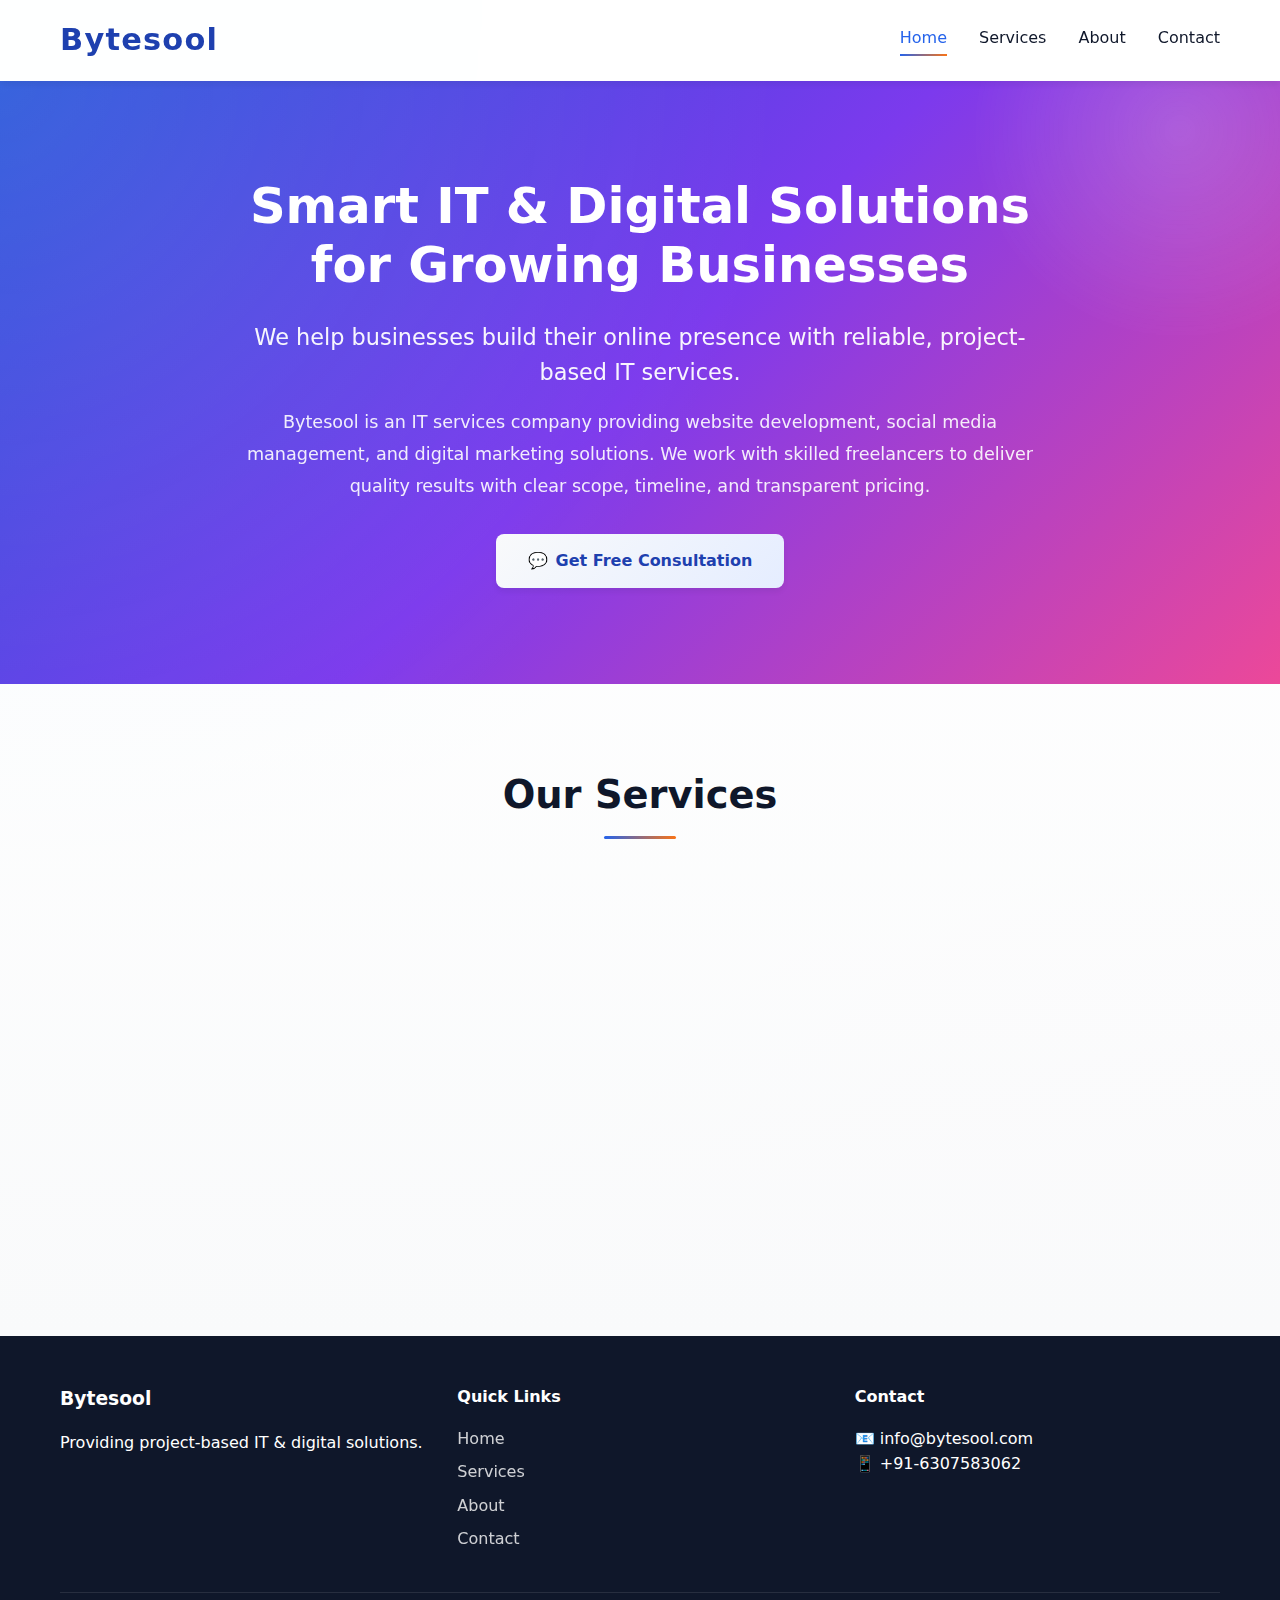
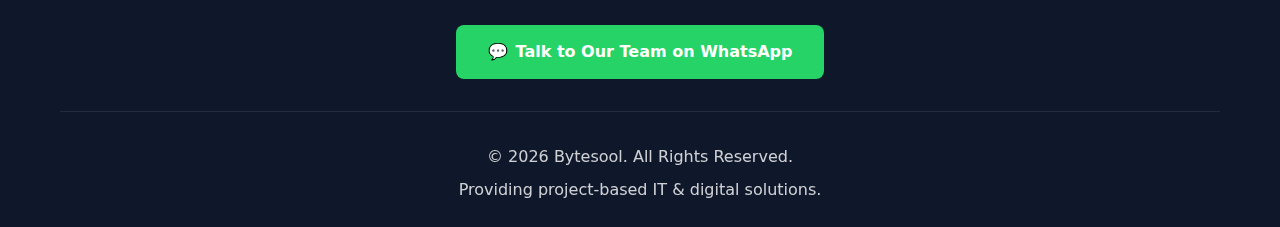
<file: index.html>
<!DOCTYPE html>
<html lang="en">
<head>
    <meta charset="UTF-8">
    <meta name="viewport" content="width=device-width, initial-scale=1.0">
    <title>Bytesool - Smart IT & Digital Solutions for Growing Businesses</title>
    <link rel="stylesheet" href="styles.css">
</head>
<body>
    <!-- Navigation -->
    <nav class="navbar">
        <div class="container">
            <div class="nav-wrapper">
                <div class="logo">
                    <h2>Bytesool</h2>
                </div>
                <ul class="nav-menu" id="navMenu">
                    <li><a href="index.html" class="active">Home</a></li>
                    <li><a href="services.html">Services</a></li>
                    <li><a href="about.html">About</a></li>
                    <li><a href="contact.html">Contact</a></li>
                </ul>
                <div class="hamburger" id="hamburger">
                    <span></span>
                    <span></span>
                    <span></span>
                </div>
            </div>
        </div>
    </nav>

    <!-- Hero Section -->
    <section class="hero">
        <div class="container">
            <div class="hero-content">
                <h1 class="hero-title">Smart IT & Digital Solutions for Growing Businesses</h1>
                <p class="hero-subtitle">We help businesses build their online presence with reliable, project-based IT services.</p>
                <p class="hero-intro">Bytesool is an IT services company providing website development, social media management, and digital marketing solutions. We work with skilled freelancers to deliver quality results with clear scope, timeline, and transparent pricing.</p>
                <a href="https://wa.me/916307583062" class="btn btn-primary" target="_blank">
                    <span>💬</span> Get Free Consultation
                </a>
            </div>
        </div>
    </section>

    <!-- Services Section -->
    <section class="services-section">
        <div class="container">
            <h2 class="section-title">Our Services</h2>
            <div class="services-grid">
                <div class="service-card">
                    <div class="service-icon">🌐</div>
                    <h3>Website Development</h3>
                    <p>Business websites, landing pages, and custom solutions built for performance and reliability.</p>
                </div>
                <div class="service-card">
                    <div class="service-icon">📱</div>
                    <h3>Social Media Management</h3>
                    <p>Content creation, posting, and basic engagement to help your brand stay active online.</p>
                </div>
                <div class="service-card">
                    <div class="service-icon">📢</div>
                    <h3>Digital Marketing</h3>
                    <p>Google Ads, social media promotions, and basic SEO to generate leads and visibility.</p>
                </div>
                <div class="service-card">
                    <div class="service-icon">🛠</div>
                    <h3>IT Support & Solutions</h3>
                    <p>Project-based IT support, setup, and technical assistance as per business needs.</p>
                </div>
            </div>
        </div>
    </section>

    <!-- Footer -->
    <footer class="footer">
        <div class="container">
            <div class="footer-content">
                <div class="footer-section">
                    <h3>Bytesool</h3>
                    <p>Providing project-based IT & digital solutions.</p>
                </div>
                <div class="footer-section">
                    <h4>Quick Links</h4>
                    <ul>
                        <li><a href="index.html">Home</a></li>
                        <li><a href="services.html">Services</a></li>
                        <li><a href="about.html">About</a></li>
                        <li><a href="contact.html">Contact</a></li>
                    </ul>
                </div>
                <div class="footer-section">
                    <h4>Contact</h4>
                    <p>📧 info@bytesool.com</p>
                    <p>📱 +91-6307583062</p>
                </div>
            </div>
            <div class="footer-cta">
                <a href="https://wa.me/916307583062" class="btn btn-whatsapp" target="_blank">
                    <span>💬</span> Talk to Our Team on WhatsApp
                </a>
            </div>
            <div class="footer-bottom">
                <p>© 2026 Bytesool. All Rights Reserved.</p>
                <p>Providing project-based IT & digital solutions.</p>
            </div>
        </div>
    </footer>

    <script src="script.js"></script>
</body>
</html>
</file>
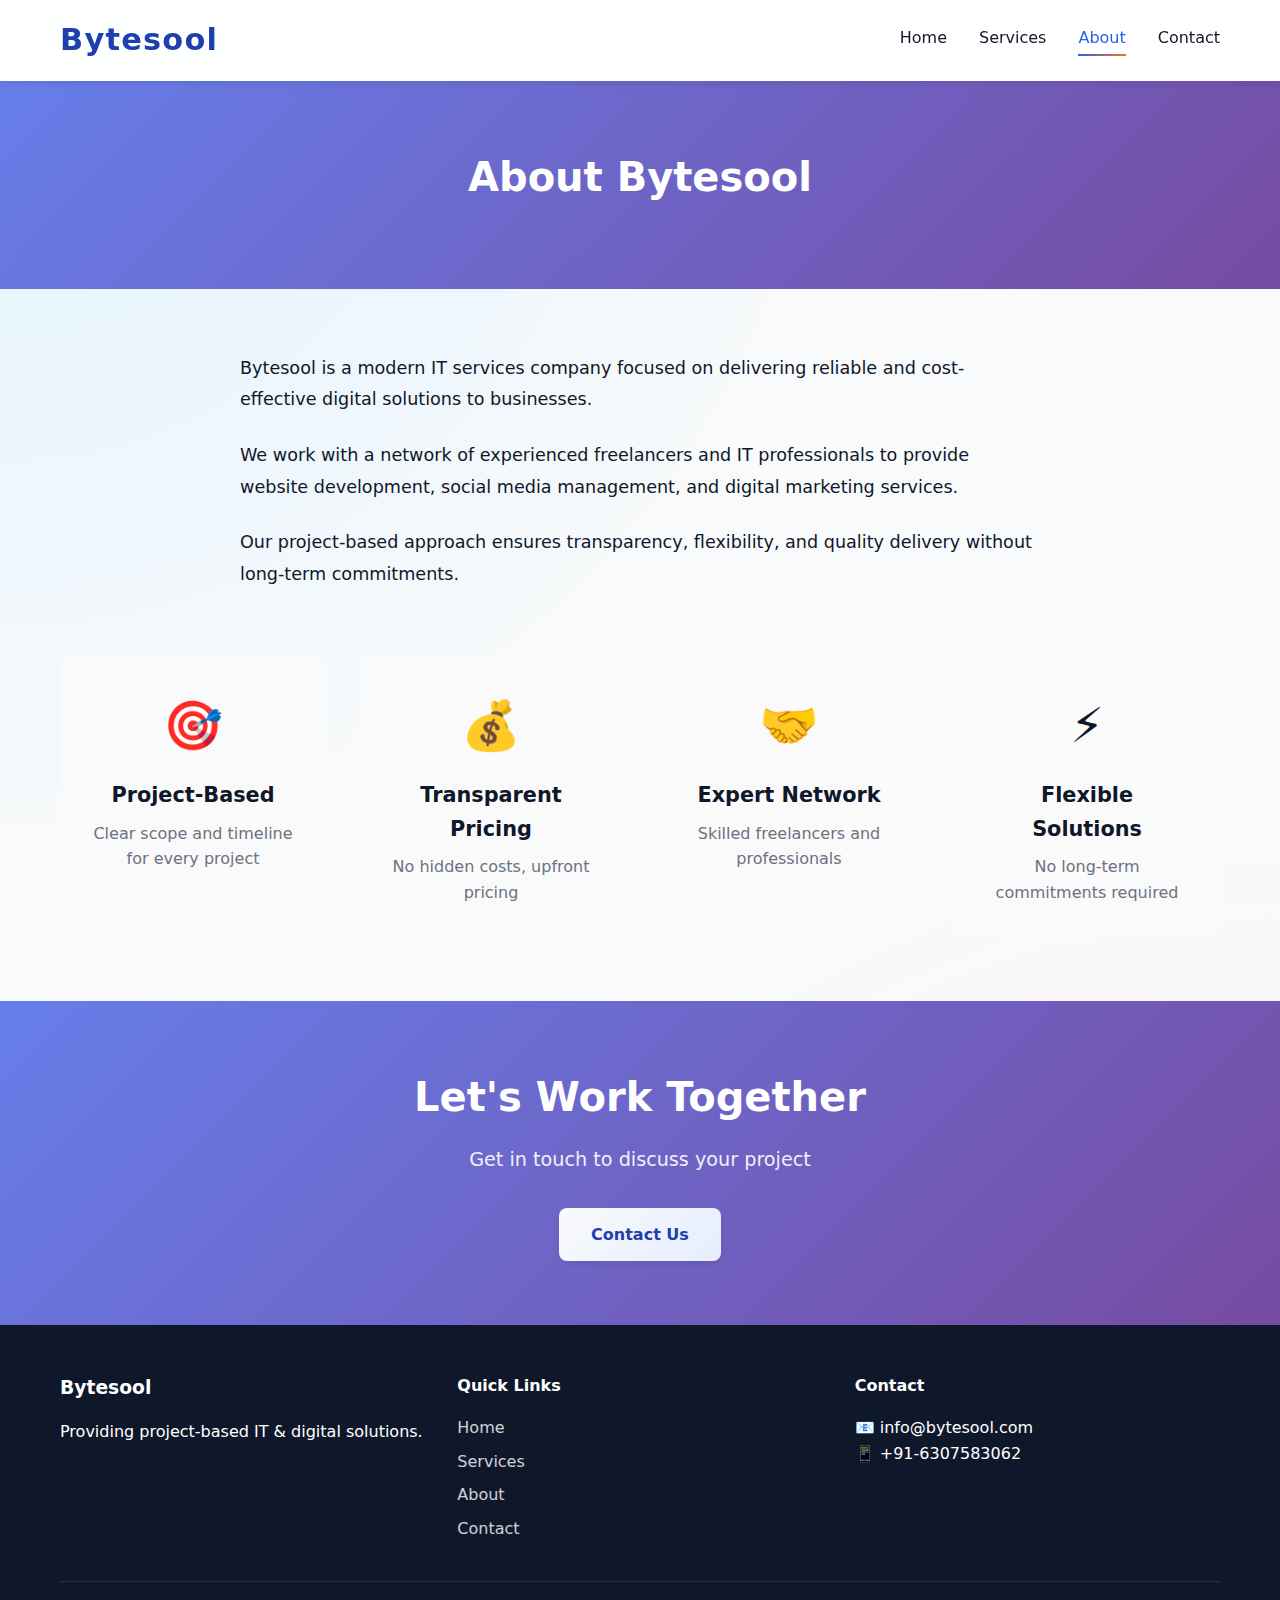
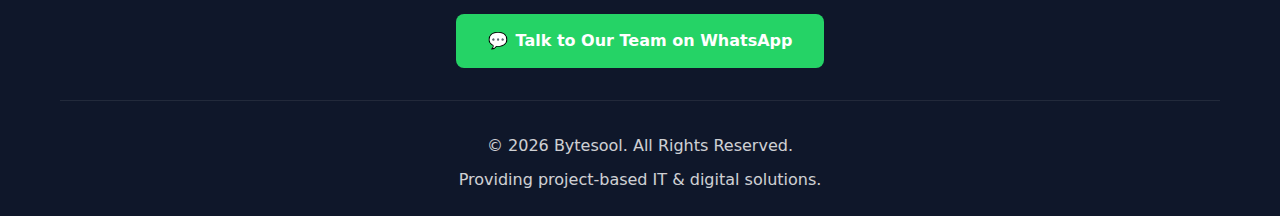
<file: about.html>
<!DOCTYPE html>
<html lang="en">
<head>
    <meta charset="UTF-8">
    <meta name="viewport" content="width=device-width, initial-scale=1.0">
    <title>About Us - Bytesool</title>
    <link rel="stylesheet" href="styles.css">
</head>
<body>
    <!-- Navigation -->
    <nav class="navbar">
        <div class="container">
            <div class="nav-wrapper">
                <div class="logo">
                    <h2>Bytesool</h2>
                </div>
                <ul class="nav-menu" id="navMenu">
                    <li><a href="index.html">Home</a></li>
                    <li><a href="services.html">Services</a></li>
                    <li><a href="about.html" class="active">About</a></li>
                    <li><a href="contact.html">Contact</a></li>
                </ul>
                <div class="hamburger" id="hamburger">
                    <span></span>
                    <span></span>
                    <span></span>
                </div>
            </div>
        </div>
    </nav>

    <!-- About Page Header -->
    <section class="page-header">
        <div class="container">
            <h1>About Bytesool</h1>
        </div>
    </section>

    <!-- About Content -->
    <section class="about-content">
        <div class="container">
            <div class="about-text">
                <p>Bytesool is a modern IT services company focused on delivering reliable and cost-effective digital solutions to businesses.</p>
                
                <p>We work with a network of experienced freelancers and IT professionals to provide website development, social media management, and digital marketing services.</p>
                
                <p>Our project-based approach ensures transparency, flexibility, and quality delivery without long-term commitments.</p>
            </div>

            <div class="about-features">
                <div class="feature-item">
                    <div class="feature-icon">🎯</div>
                    <h3>Project-Based</h3>
                    <p>Clear scope and timeline for every project</p>
                </div>
                <div class="feature-item">
                    <div class="feature-icon">💰</div>
                    <h3>Transparent Pricing</h3>
                    <p>No hidden costs, upfront pricing</p>
                </div>
                <div class="feature-item">
                    <div class="feature-icon">🤝</div>
                    <h3>Expert Network</h3>
                    <p>Skilled freelancers and professionals</p>
                </div>
                <div class="feature-item">
                    <div class="feature-icon">⚡</div>
                    <h3>Flexible Solutions</h3>
                    <p>No long-term commitments required</p>
                </div>
            </div>
        </div>
    </section>

    <!-- CTA Section -->
    <section class="cta-section">
        <div class="container">
            <h2>Let's Work Together</h2>
            <p>Get in touch to discuss your project</p>
            <a href="contact.html" class="btn btn-primary">Contact Us</a>
        </div>
    </section>

    <!-- Footer -->
    <footer class="footer">
        <div class="container">
            <div class="footer-content">
                <div class="footer-section">
                    <h3>Bytesool</h3>
                    <p>Providing project-based IT & digital solutions.</p>
                </div>
                <div class="footer-section">
                    <h4>Quick Links</h4>
                    <ul>
                        <li><a href="index.html">Home</a></li>
                        <li><a href="services.html">Services</a></li>
                        <li><a href="about.html">About</a></li>
                        <li><a href="contact.html">Contact</a></li>
                    </ul>
                </div>
                <div class="footer-section">
                    <h4>Contact</h4>
                    <p>📧 info@bytesool.com</p>
                    <p>📱 +91-6307583062</p>
                </div>
            </div>
            <div class="footer-cta">
                <a href="https://wa.me/916307583062" class="btn btn-whatsapp" target="_blank">
                    <span>💬</span> Talk to Our Team on WhatsApp
                </a>
            </div>
            <div class="footer-bottom">
                <p>© 2026 Bytesool. All Rights Reserved.</p>
                <p>Providing project-based IT & digital solutions.</p>
            </div>
        </div>
    </footer>

    <script src="script.js"></script>
</body>
</html>
</file>
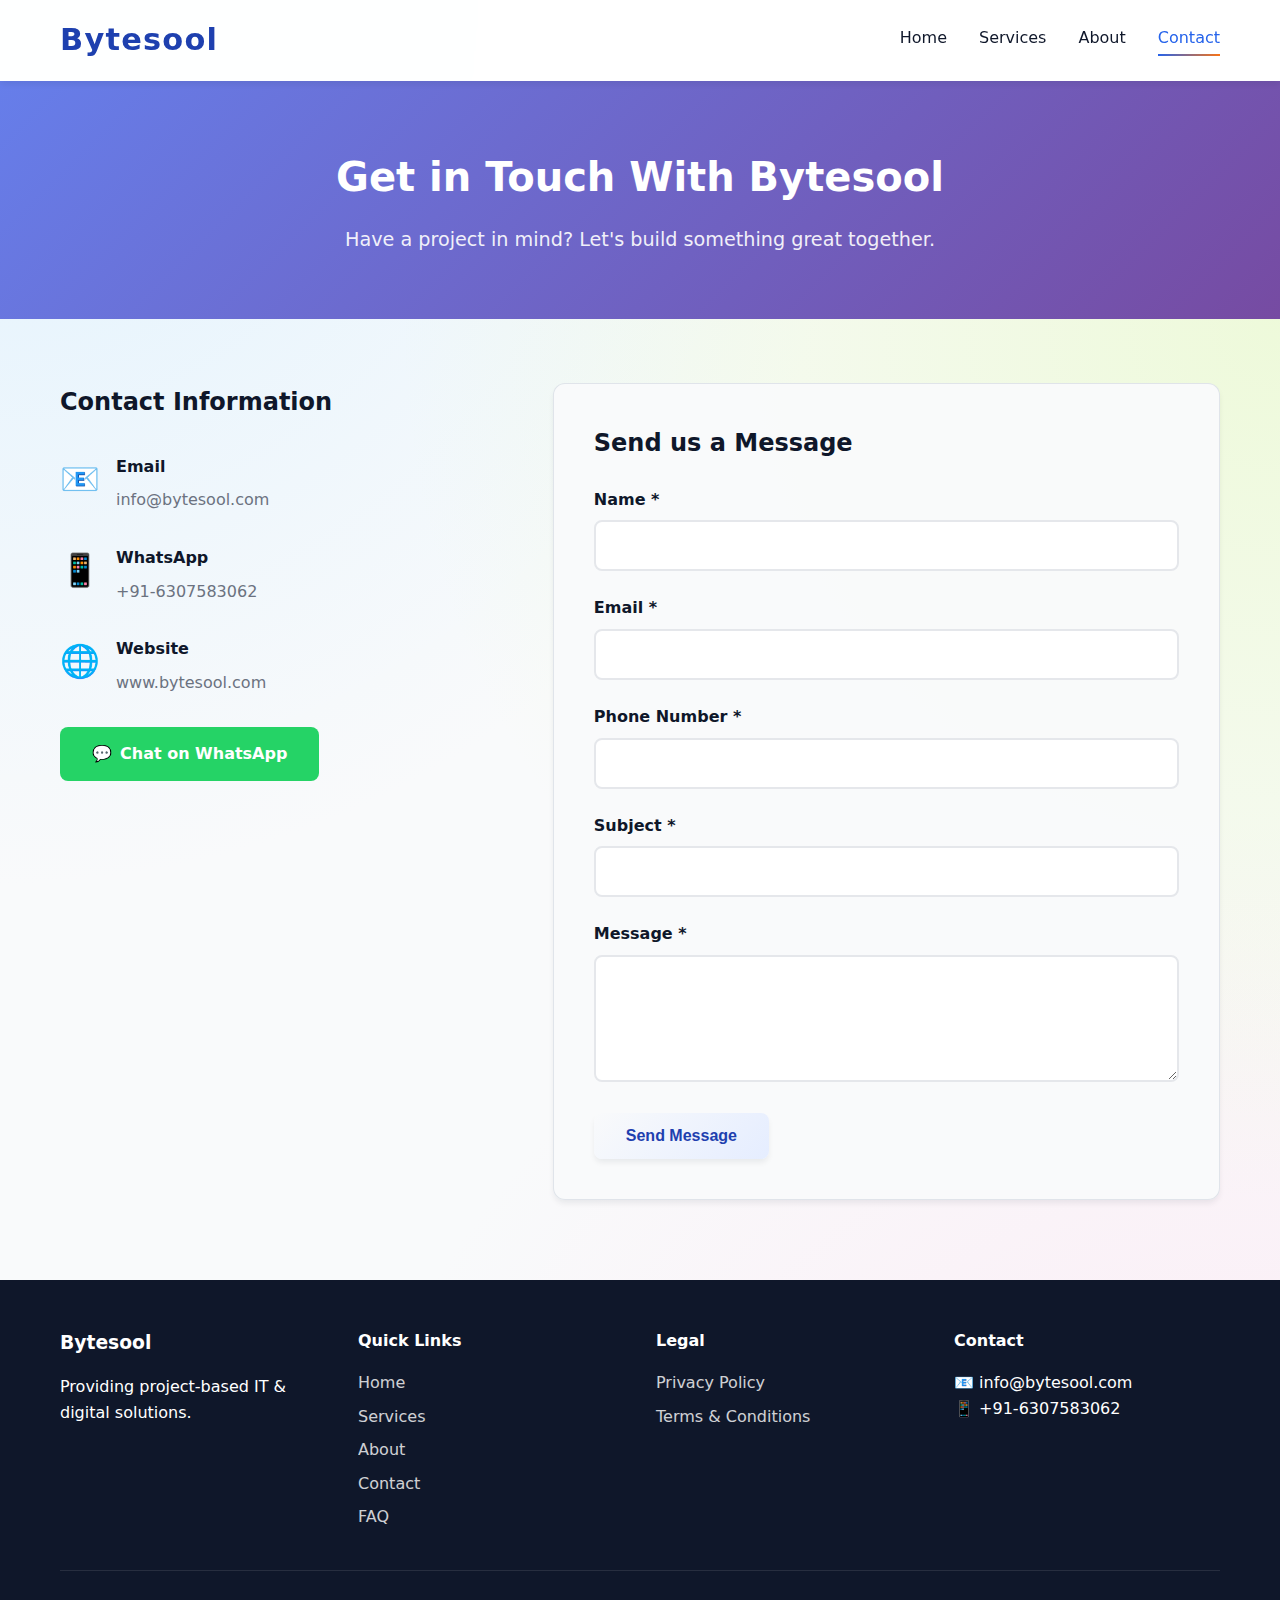
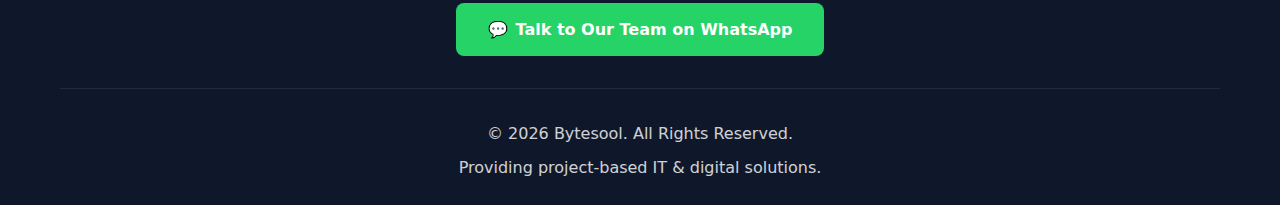
<file: contact.html>
<!DOCTYPE html>
<html lang="en">
<head>
    <meta charset="UTF-8">
    <meta name="viewport" content="width=device-width, initial-scale=1.0">
    <title>Contact Us - Bytesool</title>
    <link rel="stylesheet" href="styles.css">
</head>
<body>
    <!-- Navigation -->
    <nav class="navbar">
        <div class="container">
            <div class="nav-wrapper">
                <div class="logo">
                    <h2>Bytesool</h2>
                </div>
                <ul class="nav-menu" id="navMenu">
                    <li><a href="index.html">Home</a></li>
                    <li><a href="services.html">Services</a></li>
                    <li><a href="about.html">About</a></li>
                    <li><a href="contact.html" class="active">Contact</a></li>
                </ul>
                <div class="hamburger" id="hamburger">
                    <span></span>
                    <span></span>
                    <span></span>
                </div>
            </div>
        </div>
    </nav>

    <!-- Contact Page Header -->
    <section class="page-header">
        <div class="container">
            <h1>Get in Touch With Bytesool</h1>
            <p>Have a project in mind? Let's build something great together.</p>
        </div>
    </section>

    <!-- Contact Section -->
    <section class="contact-section">
        <div class="container">
            <div class="contact-wrapper">
                <div class="contact-info">
                    <h2>Contact Information</h2>
                    <div class="contact-item">
                        <span class="contact-icon">📧</span>
                        <div>
                            <h4>Email</h4>
                            <p>info@bytesool.com</p>
                        </div>
                    </div>
                    <div class="contact-item">
                        <span class="contact-icon">📱</span>
                        <div>
                            <h4>WhatsApp</h4>
                            <p>+91-6307583062</p>
                        </div>
                    </div>
                    <div class="contact-item">
                        <span class="contact-icon">🌐</span>
                        <div>
                            <h4>Website</h4>
                            <p>www.bytesool.com</p>
                        </div>
                    </div>
                    <div class="contact-cta">
                        <a href="https://wa.me/916307583062" class="btn btn-whatsapp" target="_blank">
                            <span>💬</span> Chat on WhatsApp
                        </a>
                    </div>
                </div>

                <div class="contact-form-wrapper">
                    <h2>Send us a Message</h2>
                    <form class="contact-form" id="contactForm" action="contact.php" method="POST">
                        <div class="form-group">
                            <label for="name">Name *</label>
                            <input type="text" id="name" name="name" required>
                        </div>
                        <div class="form-group">
                            <label for="email">Email *</label>
                            <input type="email" id="email" name="email" required>
                        </div>
                        <div class="form-group">
                            <label for="phone">Phone Number *</label>
                            <input type="tel" id="phone" name="phone" required>
                        </div>
                        <div class="form-group">
                            <label for="subject">Subject *</label>
                            <input type="text" id="subject" name="subject" required>
                        </div>
                        <div class="form-group">
                            <label for="message">Message *</label>
                            <textarea id="message" name="message" rows="5" required></textarea>
                        </div>
                        <button type="submit" class="btn btn-primary">Send Message</button>
                    </form>
                    <div id="formMessage" class="form-message"></div>
                </div>
            </div>
        </div>
    </section>

    <!-- Footer -->
    <footer class="footer">
        <div class="container">
            <div class="footer-content">
                <div class="footer-section">
                    <h3>Bytesool</h3>
                    <p>Providing project-based IT & digital solutions.</p>
                </div>
                <div class="footer-section">
                    <h4>Quick Links</h4>
                    <ul>
                        <li><a href="index.html">Home</a></li>
                        <li><a href="services.html">Services</a></li>
                        <li><a href="about.html">About</a></li>
                        <li><a href="contact.html">Contact</a></li>
                        <li><a href="faq.html">FAQ</a></li>
                    </ul>
                </div>
                <div class="footer-section">
                    <h4>Legal</h4>
                    <ul>
                        <li><a href="privacy.html">Privacy Policy</a></li>
                        <li><a href="terms.html">Terms & Conditions</a></li>
                    </ul>
                </div>
                <div class="footer-section">
                    <h4>Contact</h4>
                    <p>📧 info@bytesool.com</p>
                    <p>📱 +91-6307583062</p>
                </div>
            </div>
            <div class="footer-cta">
                <a href="https://wa.me/916307583062" class="btn btn-whatsapp" target="_blank">
                    <span>💬</span> Talk to Our Team on WhatsApp
                </a>
            </div>
            <div class="footer-bottom">
                <p>© 2026 Bytesool. All Rights Reserved.</p>
                <p>Providing project-based IT & digital solutions.</p>
            </div>
        </div>
    </footer>

    <script src="script.js"></script>
</body>
</html>
</file>
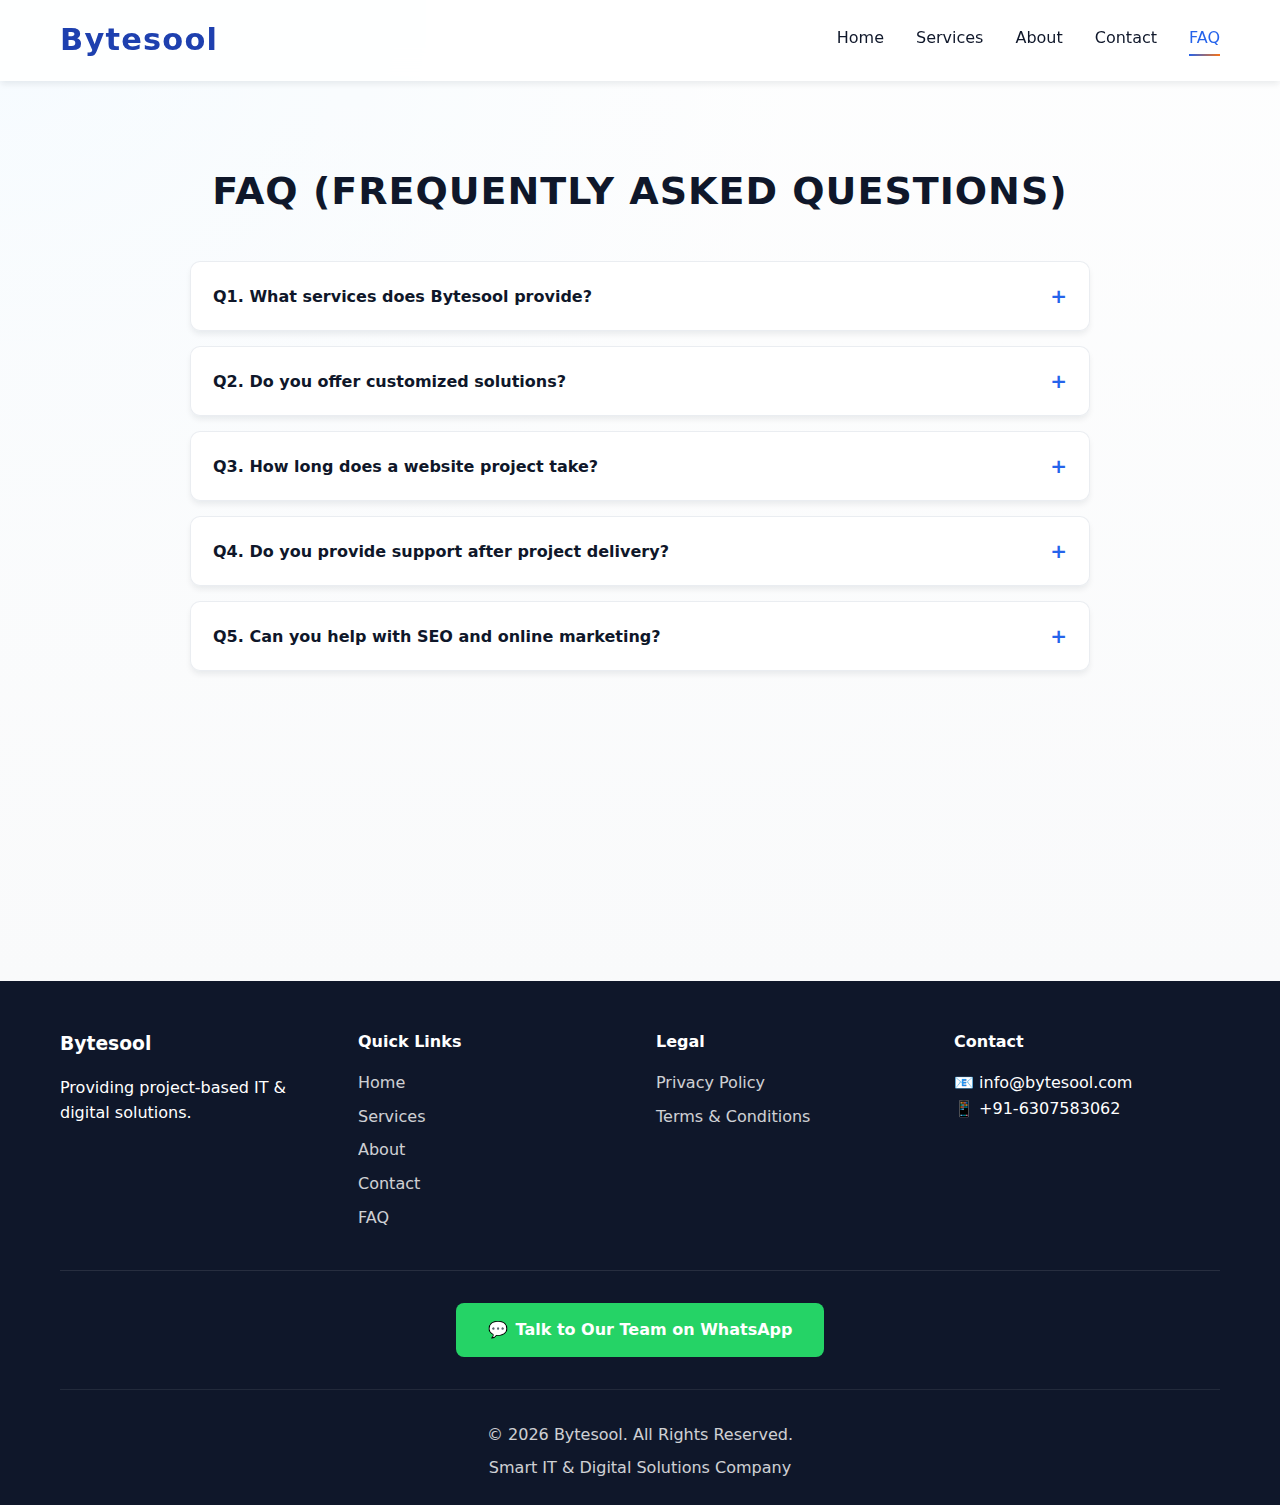
<file: faq.html>
<!DOCTYPE html>
<html lang="en">
<head>
<meta charset="UTF-8">
<meta name="viewport" content="width=device-width, initial-scale=1.0">
<title>Bytesool | FAQ</title>

<!-- Connect SAME CSS file used in your site -->
<link rel="stylesheet" href="styles.css">

<style>
/* FAQ Page Extra Styling (matching home page light theme) */

.faq-section{
    padding:80px 10%;
    background: linear-gradient(180deg, rgba(255, 255, 255, 0.7), rgba(249, 250, 251, 1));
    color: #0f172a;
    min-height:100vh;
}

.faq-title{
    text-align:center;
    margin-bottom:40px;
}

.faq-title h1{
    font-size:38px;
    letter-spacing:1px;
    color: #0f172a;
}

.faq-container{
    max-width:900px;
    margin:auto;
}

.faq-item{
    background: rgba(255, 255, 255, 0.9);
    border-radius:10px;
    margin-bottom:15px;
    overflow:hidden;
    border:1px solid rgba(148, 163, 184, 0.2);
    transition:0.3s;
    box-shadow: 0 4px 6px -1px rgba(15, 23, 42, 0.08);
}

.faq-item:hover{
    transform: translateY(-2px);
    box-shadow: 0 20px 30px -10px rgba(15, 23, 42, 0.25);
}

.faq-question{
    padding:18px 22px;
    cursor:pointer;
    font-weight:600;
    display:flex;
    justify-content:space-between;
    align-items:center;
    color: #0f172a;
}

.faq-question:hover{
    background: rgba(249, 250, 251, 0.9);
}

.faq-answer{
    padding:0 22px;
    max-height:0;
    overflow:hidden;
    transition:0.4s ease;
    color: #6b7280;
}

.faq-item.active .faq-answer{
    padding:15px 22px 22px;
    max-height:200px;
}

.plus{
    font-size:20px;
    color: #2563eb;
}
</style>
</head>

<body>

<!-- Navigation -->
<nav class="navbar">
    <div class="container">
        <div class="nav-wrapper">
            <div class="logo">
                <h2>Bytesool</h2>
            </div>
            <ul class="nav-menu" id="navMenu">
                <li><a href="index.html">Home</a></li>
                <li><a href="services.html">Services</a></li>
                <li><a href="about.html">About</a></li>
                <li><a href="contact.html">Contact</a></li>
                <li><a href="faq.html" class="active">FAQ</a></li>
            </ul>
            <div class="hamburger" id="hamburger">
                <span></span>
                <span></span>
                <span></span>
            </div>
        </div>
    </div>
</nav>

<!-- ===== FAQ SECTION ===== -->
<section class="faq-section">

<div class="faq-title">
<h1>FAQ (FREQUENTLY ASKED QUESTIONS)</h1>
</div>

<div class="faq-container">

<div class="faq-item">
<div class="faq-question">
Q1. What services does Bytesool provide?
<span class="plus">+</span>
</div>
<div class="faq-answer">
Bytesool provides website development, mobile app development, digital marketing, branding & graphic design, and IT consulting services.
</div>
</div>

<div class="faq-item">
<div class="faq-question">
Q2. Do you offer customized solutions?
<span class="plus">+</span>
</div>
<div class="faq-answer">
Yes, all our solutions are customized according to your business requirements.
</div>
</div>

<div class="faq-item">
<div class="faq-question">
Q3. How long does a website project take?
<span class="plus">+</span>
</div>
<div class="faq-answer">
Depending on complexity, a website usually takes 7–21 days.
</div>
</div>

<div class="faq-item">
<div class="faq-question">
Q4. Do you provide support after project delivery?
<span class="plus">+</span>
</div>
<div class="faq-answer">
Yes, we provide post-delivery support and maintenance services.
</div>
</div>

<div class="faq-item">
<div class="faq-question">
Q5. Can you help with SEO and online marketing?
<span class="plus">+</span>
</div>
<div class="faq-answer">
Yes, we offer complete digital marketing and SEO services.
</div>
</div>

</div>
</section>

<!-- ===== JS FOR ACCORDION EFFECT ===== -->
<script>
const faqItems = document.querySelectorAll(".faq-item");

faqItems.forEach(item => {
    item.querySelector(".faq-question").addEventListener("click", () => {
        item.classList.toggle("active");
    });
});
</script>

<!-- Footer -->
<footer class="footer">
    <div class="container">
        <div class="footer-content">
            <div class="footer-section">
                <h3>Bytesool</h3>
                <p>Providing project-based IT & digital solutions.</p>
            </div>
            <div class="footer-section">
                <h4>Quick Links</h4>
                <ul>
                    <li><a href="index.html">Home</a></li>
                    <li><a href="services.html">Services</a></li>
                    <li><a href="about.html">About</a></li>
                    <li><a href="contact.html">Contact</a></li>
                    <li><a href="faq.html">FAQ</a></li>
                </ul>
            </div>
            <div class="footer-section">
                <h4>Legal</h4>
                <ul>
                    <li><a href="privacy.html">Privacy Policy</a></li>
                    <li><a href="terms.html">Terms & Conditions</a></li>
                </ul>
            </div>
            <div class="footer-section">
                <h4>Contact</h4>
                <p>📧 info@bytesool.com</p>
                <p>📱 +91-6307583062</p>
            </div>
        </div>
        <div class="footer-cta">
            <a href="https://wa.me/916307583062" class="btn btn-whatsapp" target="_blank">
                <span>💬</span> Talk to Our Team on WhatsApp
            </a>
        </div>
        <div class="footer-bottom">
            <p>© 2026 Bytesool. All Rights Reserved.</p>
            <p>Smart IT & Digital Solutions Company</p>
        </div>
    </div>
</footer>

<script src="script.js"></script>
</body>
</html>
</file>
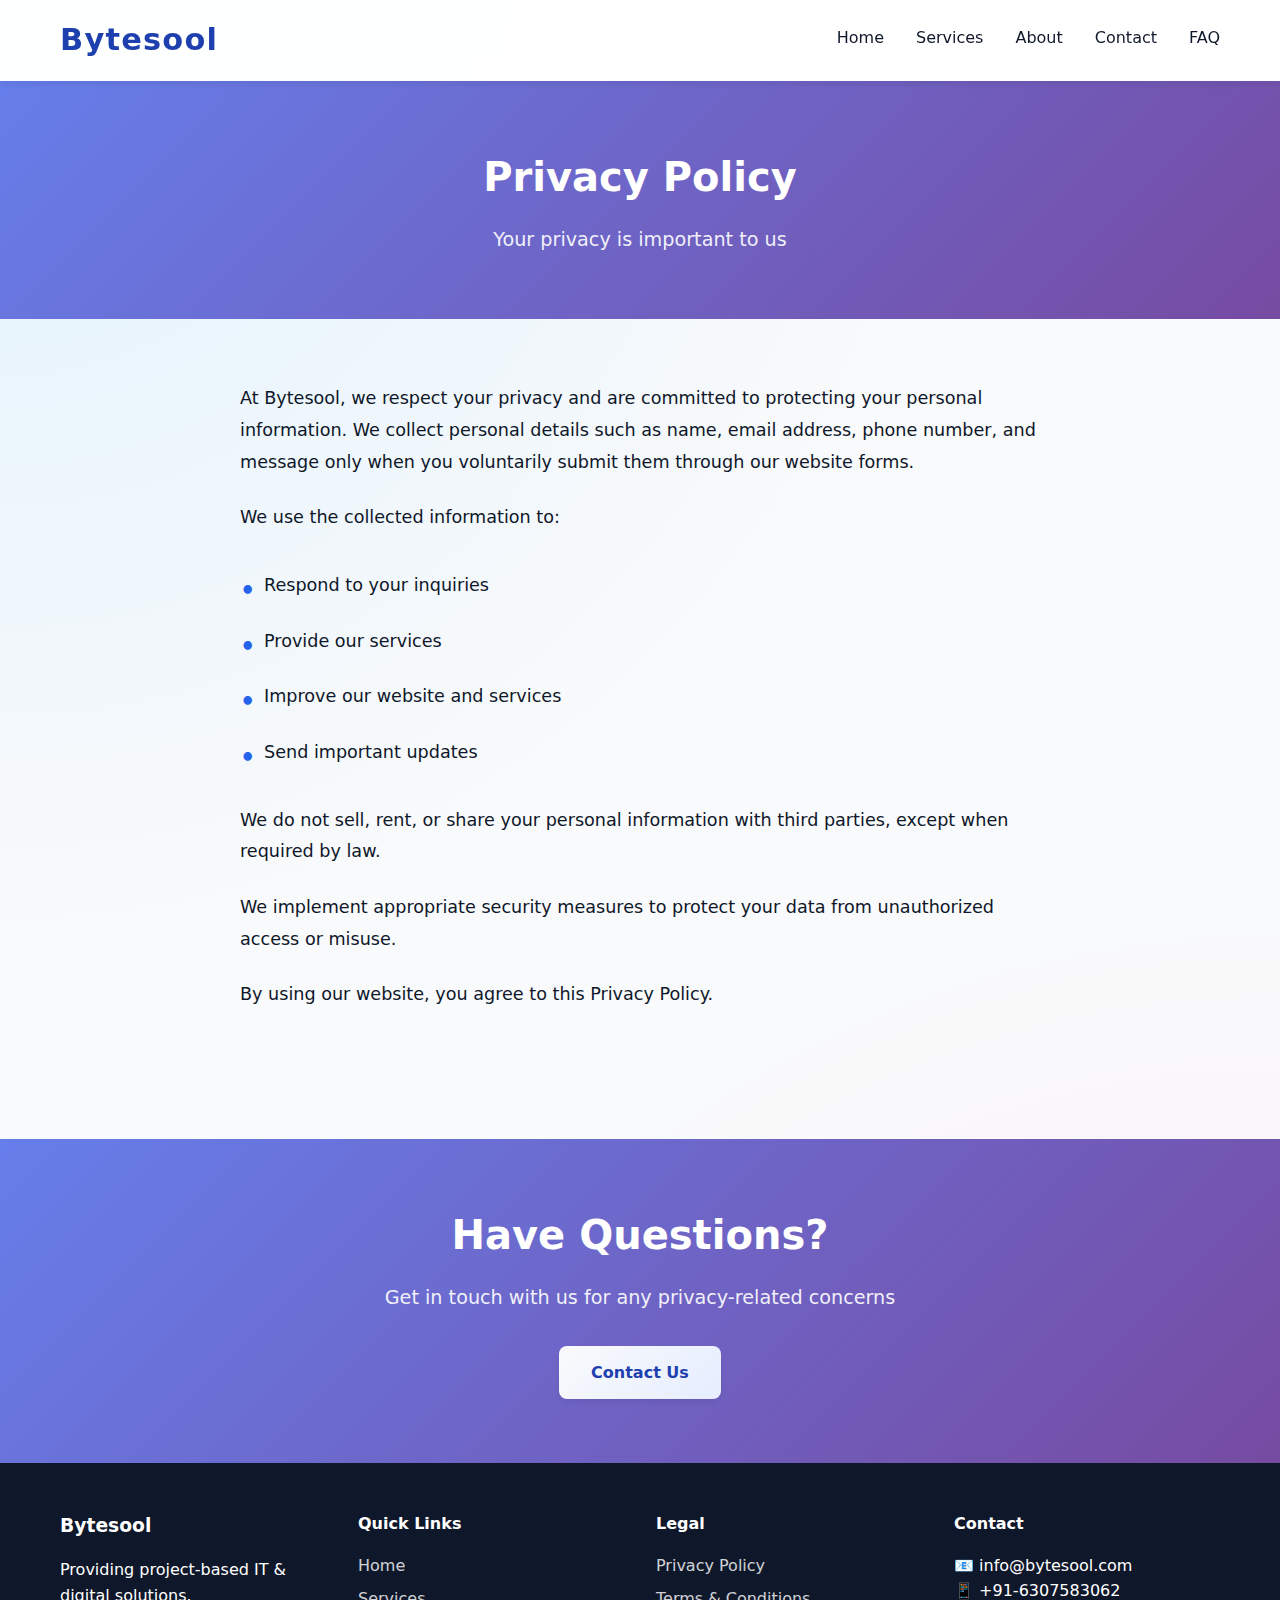
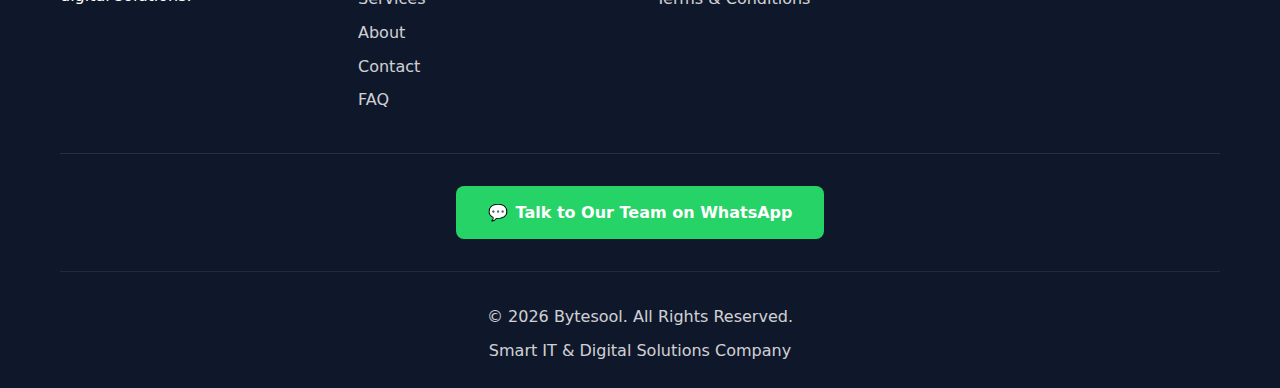
<file: privacy - Copy.html>
<!DOCTYPE html>
<html lang="en">
<head>
    <meta charset="UTF-8">
    <meta name="viewport" content="width=device-width, initial-scale=1.0">
    <meta name="description" content="Bytesool is a Smart IT & Digital Solutions Company providing website development, mobile app development, digital marketing, branding, and IT consulting services to help businesses grow.">
    <meta name="keywords" content="IT company, digital solutions company, website development services, mobile app development, digital marketing agency, SEO services, branding company, IT consulting, Bytesool">
    <title>Privacy Policy - Bytesool</title>
    <link rel="stylesheet" href="styles.css">
</head>
<body>
    <!-- Navigation -->
    <nav class="navbar">
        <div class="container">
            <div class="nav-wrapper">
                <div class="logo">
                    <h2>Bytesool</h2>
                </div>
                <ul class="nav-menu" id="navMenu">
                    <li><a href="index.html">Home</a></li>
                    <li><a href="services.html">Services</a></li>
                    <li><a href="about.html">About</a></li>
                    <li><a href="contact.html">Contact</a></li>
                    <li><a href="faq.html">FAQ</a></li>
                </ul>
                <div class="hamburger" id="hamburger">
                    <span></span>
                    <span></span>
                    <span></span>
                </div>
            </div>
        </div>
    </nav>

    <!-- Page Header -->
    <section class="page-header">
        <div class="container">
            <h1>Privacy Policy</h1>
            <p>Your privacy is important to us</p>
        </div>
    </section>

    <!-- Privacy Policy Content -->
    <section class="about-content">
        <div class="container">
            <div class="about-text">
                <p>At Bytesool, we respect your privacy and are committed to protecting your personal information. We collect personal details such as name, email address, phone number, and message only when you voluntarily submit them through our website forms.</p>
                
                <p>We use the collected information to:</p>
                <ul class="service-list" style="margin-top: 1rem; margin-bottom: 1.5rem;">
                    <li>Respond to your inquiries</li>
                    <li>Provide our services</li>
                    <li>Improve our website and services</li>
                    <li>Send important updates</li>
                </ul>
                
                <p>We do not sell, rent, or share your personal information with third parties, except when required by law.</p>
                
                <p>We implement appropriate security measures to protect your data from unauthorized access or misuse.</p>
                
                <p>By using our website, you agree to this Privacy Policy.</p>
            </div>
        </div>
    </section>

    <!-- CTA Section -->
    <section class="cta-section">
        <div class="container">
            <h2>Have Questions?</h2>
            <p>Get in touch with us for any privacy-related concerns</p>
            <a href="contact.html" class="btn btn-primary">Contact Us</a>
        </div>
    </section>

    <!-- Footer -->
    <footer class="footer">
        <div class="container">
            <div class="footer-content">
                <div class="footer-section">
                    <h3>Bytesool</h3>
                    <p>Providing project-based IT & digital solutions.</p>
                </div>
                <div class="footer-section">
                    <h4>Quick Links</h4>
                    <ul>
                        <li><a href="index.html">Home</a></li>
                        <li><a href="services.html">Services</a></li>
                        <li><a href="about.html">About</a></li>
                        <li><a href="contact.html">Contact</a></li>
                        <li><a href="faq.html">FAQ</a></li>
                    </ul>
                </div>
                <div class="footer-section">
                    <h4>Legal</h4>
                    <ul>
                        <li><a href="privacy.html">Privacy Policy</a></li>
                        <li><a href="terms.html">Terms & Conditions</a></li>
                    </ul>
                </div>
                <div class="footer-section">
                    <h4>Contact</h4>
                    <p>📧 info@bytesool.com</p>
                    <p>📱 +91-6307583062</p>
                </div>
            </div>
            <div class="footer-cta">
                <a href="https://wa.me/916307583062" class="btn btn-whatsapp" target="_blank">
                    <span>💬</span> Talk to Our Team on WhatsApp
                </a>
            </div>
            <div class="footer-bottom">
                <p>© 2026 Bytesool. All Rights Reserved.</p>
                <p>Smart IT & Digital Solutions Company</p>
            </div>
        </div>
    </footer>

    <script src="script.js"></script>
</body>
</html>
</file>
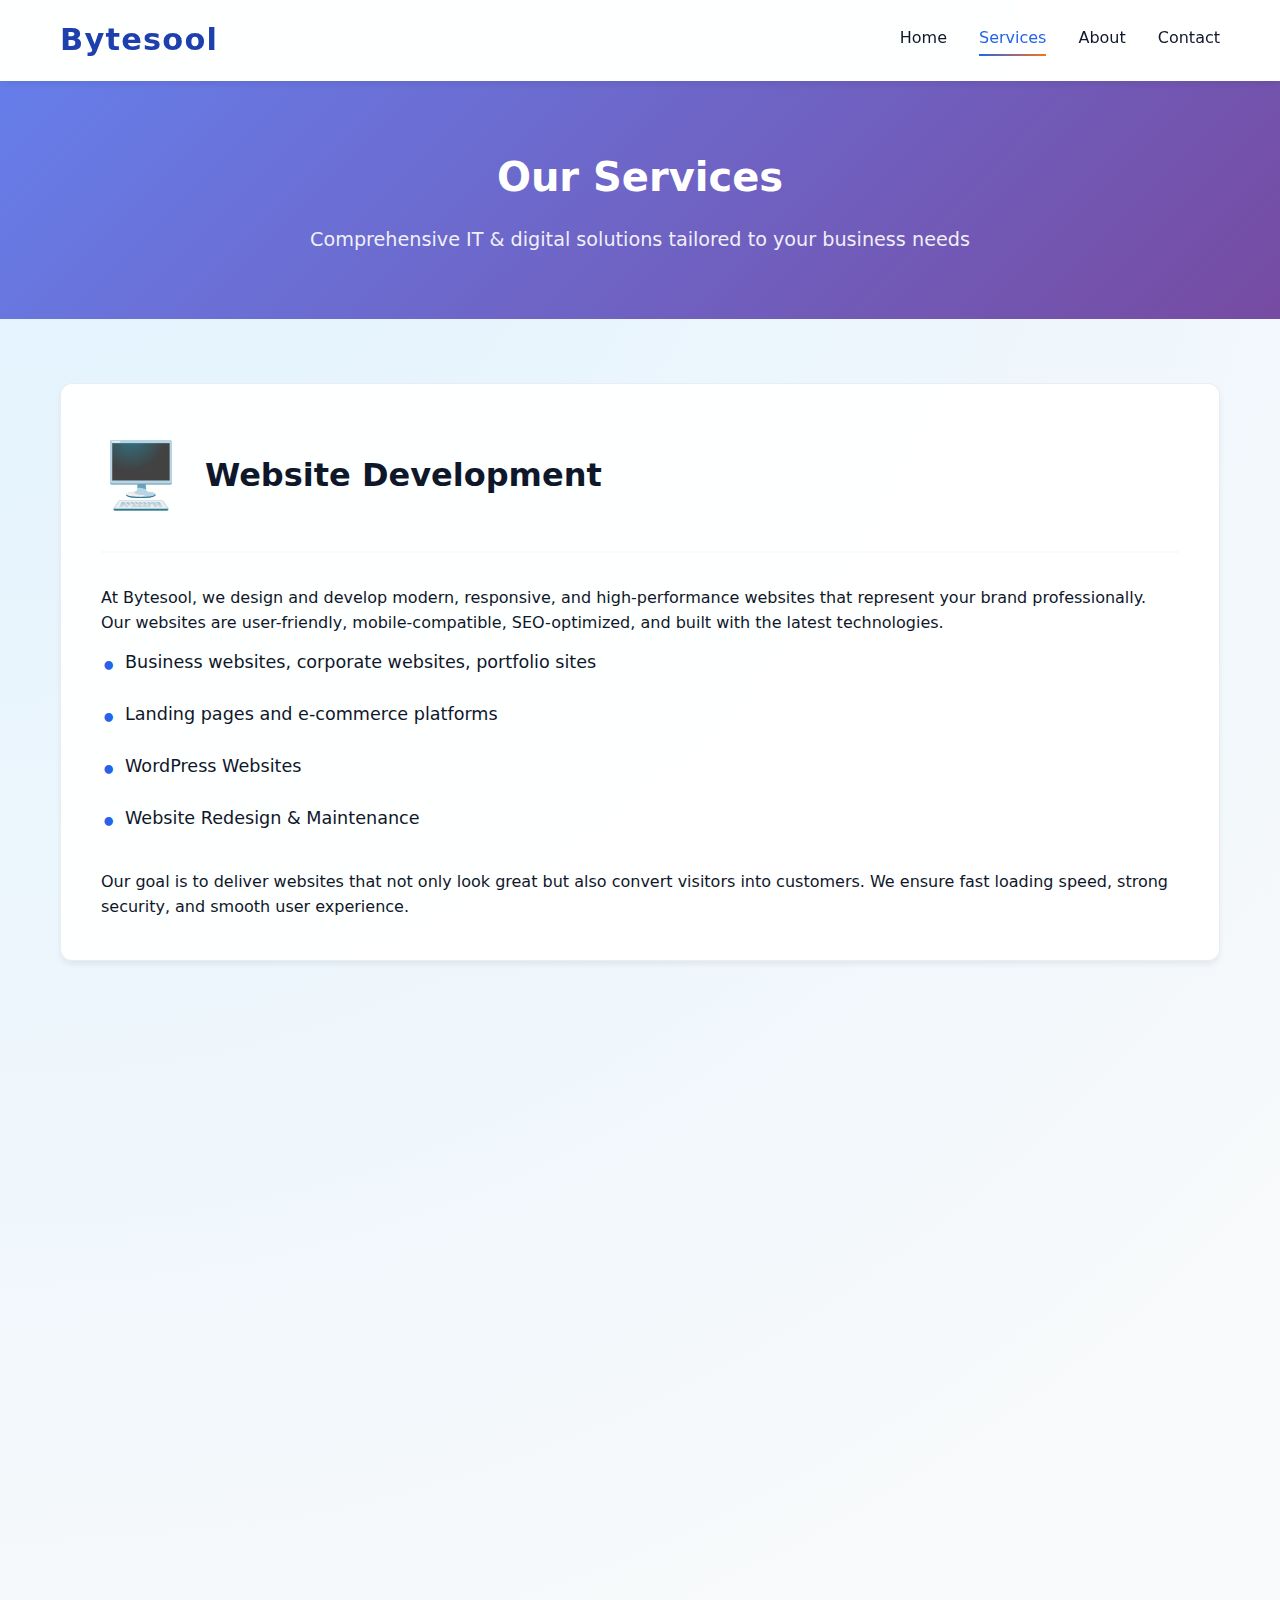
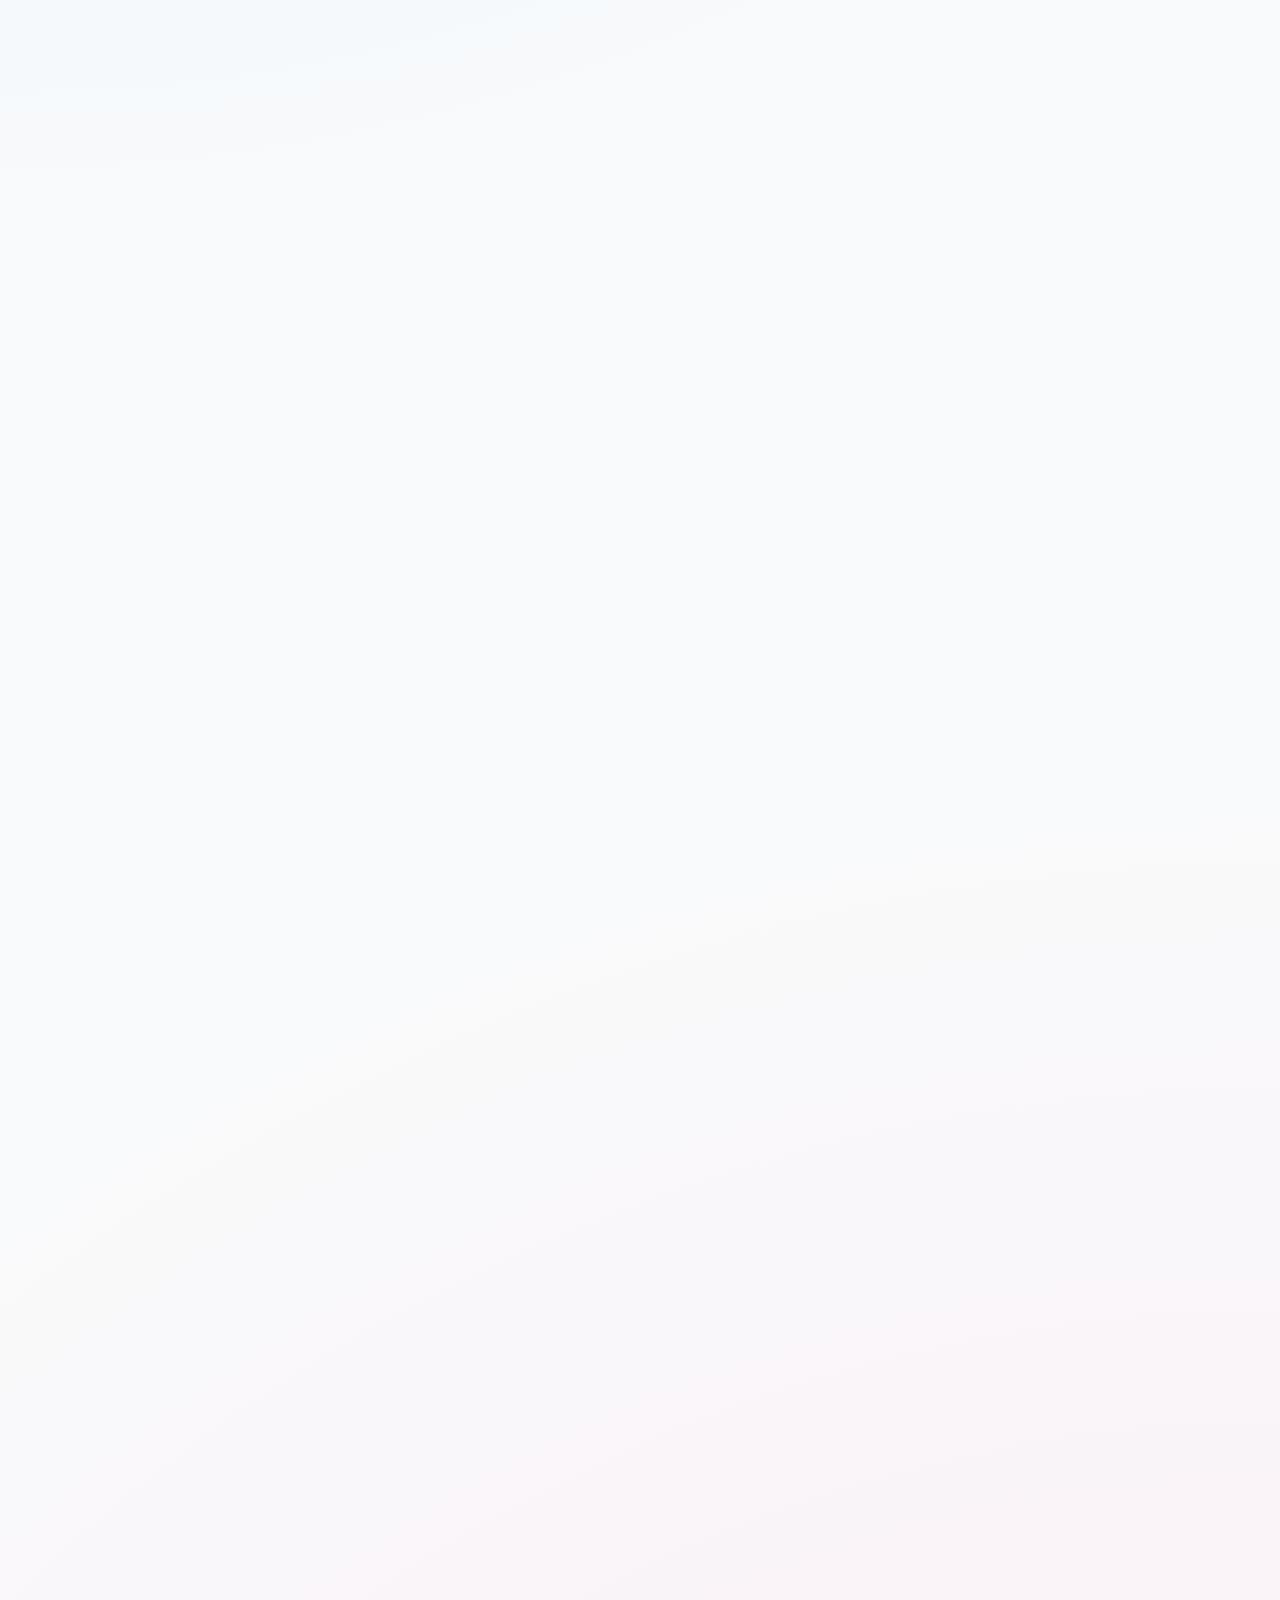
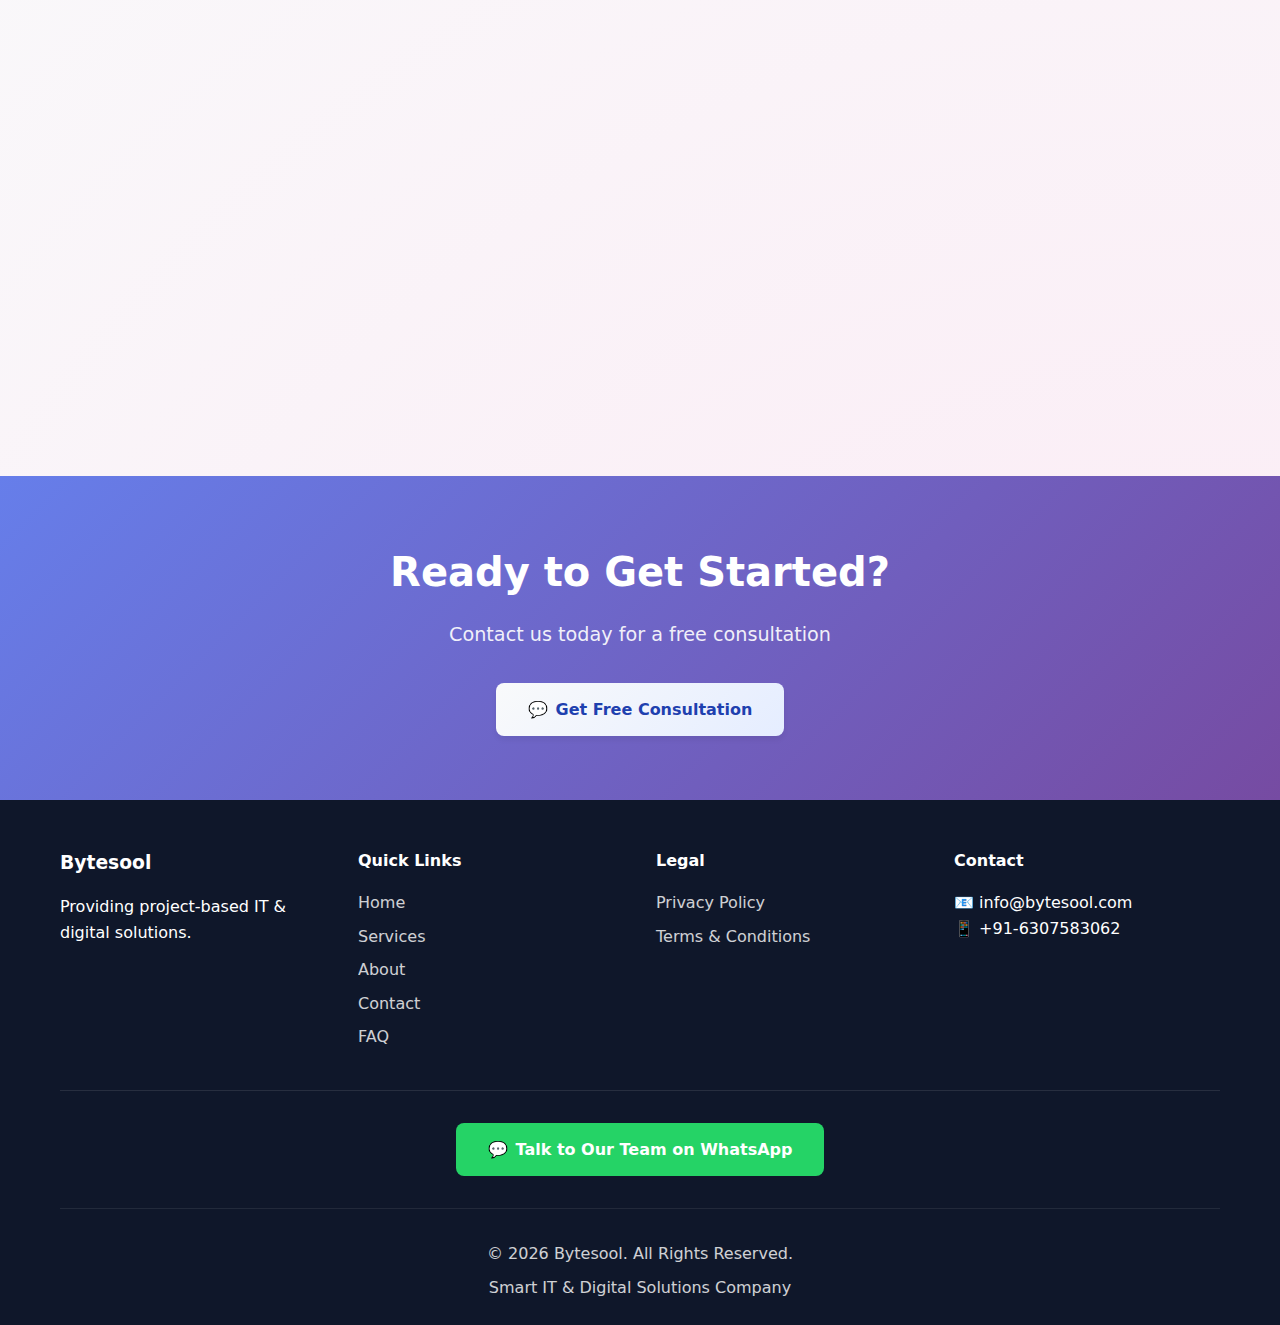
<file: services - Copy.html>
<!DOCTYPE html>
<html lang="en">
<head>
    <meta charset="UTF-8">
    <meta name="viewport" content="width=device-width, initial-scale=1.0">
    <title>Services - Bytesool</title>
    <link rel="stylesheet" href="styles.css">
</head>
<body>
    <!-- Navigation -->
    <nav class="navbar">
        <div class="container">
            <div class="nav-wrapper">
                <div class="logo">
                    <h2>Bytesool</h2>
                </div>
                <ul class="nav-menu" id="navMenu">
                    <li><a href="index.html">Home</a></li>
                    <li><a href="services.html" class="active">Services</a></li>
                    <li><a href="about.html">About</a></li>
                    <li><a href="contact.html">Contact</a></li>
                </ul>
                <div class="hamburger" id="hamburger">
                    <span></span>
                    <span></span>
                    <span></span>
                </div>
            </div>
        </div>
    </nav>

    <!-- Services Page Header -->
    <section class="page-header">
        <div class="container">
            <h1>Our Services</h1>
            <p>Comprehensive IT & digital solutions tailored to your business needs</p>
        </div>
    </section>

    <!-- Detailed Services -->
    <section class="services-detail">
        <div class="container">
            <div class="service-detail-card">
                <div class="service-detail-header">
                    <div class="service-icon-large">🖥️</div>
                    <h2>Website Development</h2>
                </div>
                <div class="service-detail-content">
                    <p>At Bytesool, we design and develop modern, responsive, and high-performance websites that represent your brand professionally. Our websites are user-friendly, mobile-compatible, SEO-optimized, and built with the latest technologies.</p>
                    <ul class="service-list">
                        <li>Business websites, corporate websites, portfolio sites</li>
                        <li>Landing pages and e-commerce platforms</li>
                        <li>WordPress Websites</li>
                        <li>Website Redesign & Maintenance</li>
                    </ul>
                    <p>Our goal is to deliver websites that not only look great but also convert visitors into customers. We ensure fast loading speed, strong security, and smooth user experience.</p>
                </div>
            </div>

            <div class="service-detail-card">
                <div class="service-detail-header">
                    <div class="service-icon-large">📱</div>
                    <h2>Mobile App Development</h2>
                </div>
                <div class="service-detail-content">
                    <p>We develop powerful and easy-to-use mobile applications for Android and iOS platforms. Our apps are designed to deliver seamless performance, attractive UI/UX, and strong functionality.</p>
                    <ul class="service-list">
                        <li>Business apps and service apps</li>
                        <li>Custom mobile solutions</li>
                        <li>Android & iOS development</li>
                        <li>App maintenance and updates</li>
                    </ul>
                    <p>Whether you need a business app, service app, or custom solution, we build apps that support your growth. We focus on scalability, security, and performance to ensure long-term success. Our mobile solutions help you reach more customers and improve engagement.</p>
                </div>
            </div>

            <div class="service-detail-card">
                <div class="service-detail-header">
                    <div class="service-icon-large">📈</div>
                    <h2>Digital Marketing</h2>
                </div>
                <div class="service-detail-content">
                    <p>Bytesool provides result-driven digital marketing services to help your business grow online. We create smart marketing strategies that increase brand awareness, website traffic, and lead generation.</p>
                    <ul class="service-list">
                        <li>SEO (Search Engine Optimization)</li>
                        <li>Social Media Marketing</li>
                        <li>Google Ads & PPC campaigns</li>
                        <li>Content marketing</li>
                        <li>Lead generation support</li>
                    </ul>
                    <p>We analyze your business goals and design campaigns that deliver measurable results. Our objective is to maximize your ROI and strengthen your online presence.</p>
                </div>
            </div>

            <div class="service-detail-card">
                <div class="service-detail-header">
                    <div class="service-icon-large">🎨</div>
                    <h2>Branding & Graphic Design</h2>
                </div>
                <div class="service-detail-content">
                    <p>We help businesses build a strong and memorable brand identity. Our creative team designs professional logos, business cards, banners, brochures, and social media creatives.</p>
                    <ul class="service-list">
                        <li>Logo design and brand identity</li>
                        <li>Business cards and stationery</li>
                        <li>Banners and brochures</li>
                        <li>Social media creatives</li>
                        <li>Brand guidelines and consistency</li>
                    </ul>
                    <p>We ensure your brand looks consistent, attractive, and trustworthy across all platforms. Good design builds trust, and we create designs that leave a lasting impression.</p>
                </div>
            </div>

            <div class="service-detail-card">
                <div class="service-detail-header">
                    <div class="service-icon-large">💡</div>
                    <h2>IT Consulting</h2>
                </div>
                <div class="service-detail-content">
                    <p>Our IT consulting services help you choose the right technology for your business. We analyze your current systems and suggest smart, cost-effective solutions.</p>
                    <ul class="service-list">
                        <li>Technology assessment and planning</li>
                        <li>Digital transformation guidance</li>
                        <li>System upgrades and optimization</li>
                        <li>Process automation</li>
                        <li>Technical consultation and support</li>
                    </ul>
                    <p>We guide you in digital transformation, system upgrades, and process automation. Our goal is to improve efficiency, reduce costs, and support long-term growth.</p>
                </div>
            </div>
        </div>
    </section>

    <!-- CTA Section -->
    <section class="cta-section">
        <div class="container">
            <h2>Ready to Get Started?</h2>
            <p>Contact us today for a free consultation</p>
            <a href="https://wa.me/916307583062" class="btn btn-primary" target="_blank">
                <span>💬</span> Get Free Consultation
            </a>
        </div>
    </section>

    <!-- Footer -->
    <footer class="footer">
        <div class="container">
            <div class="footer-content">
                <div class="footer-section">
                    <h3>Bytesool</h3>
                    <p>Providing project-based IT & digital solutions.</p>
                </div>
                <div class="footer-section">
                    <h4>Quick Links</h4>
                    <ul>
                        <li><a href="index.html">Home</a></li>
                        <li><a href="services.html">Services</a></li>
                        <li><a href="about.html">About</a></li>
                        <li><a href="contact.html">Contact</a></li>
                        <li><a href="faq.html">FAQ</a></li>
                    </ul>
                </div>
                <div class="footer-section">
                    <h4>Legal</h4>
                    <ul>
                        <li><a href="privacy.html">Privacy Policy</a></li>
                        <li><a href="terms.html">Terms & Conditions</a></li>
                    </ul>
                </div>
                <div class="footer-section">
                    <h4>Contact</h4>
                    <p>📧 info@bytesool.com</p>
                    <p>📱 +91-6307583062</p>
                </div>
            </div>
            <div class="footer-cta">
                <a href="https://wa.me/916307583062" class="btn btn-whatsapp" target="_blank">
                    <span>💬</span> Talk to Our Team on WhatsApp
                </a>
            </div>
            <div class="footer-bottom">
                <p>© 2026 Bytesool. All Rights Reserved.</p>
                <p>Smart IT & Digital Solutions Company</p>
            </div>
        </div>
    </footer>

    <script src="script.js"></script>
</body>
</html>
</file>
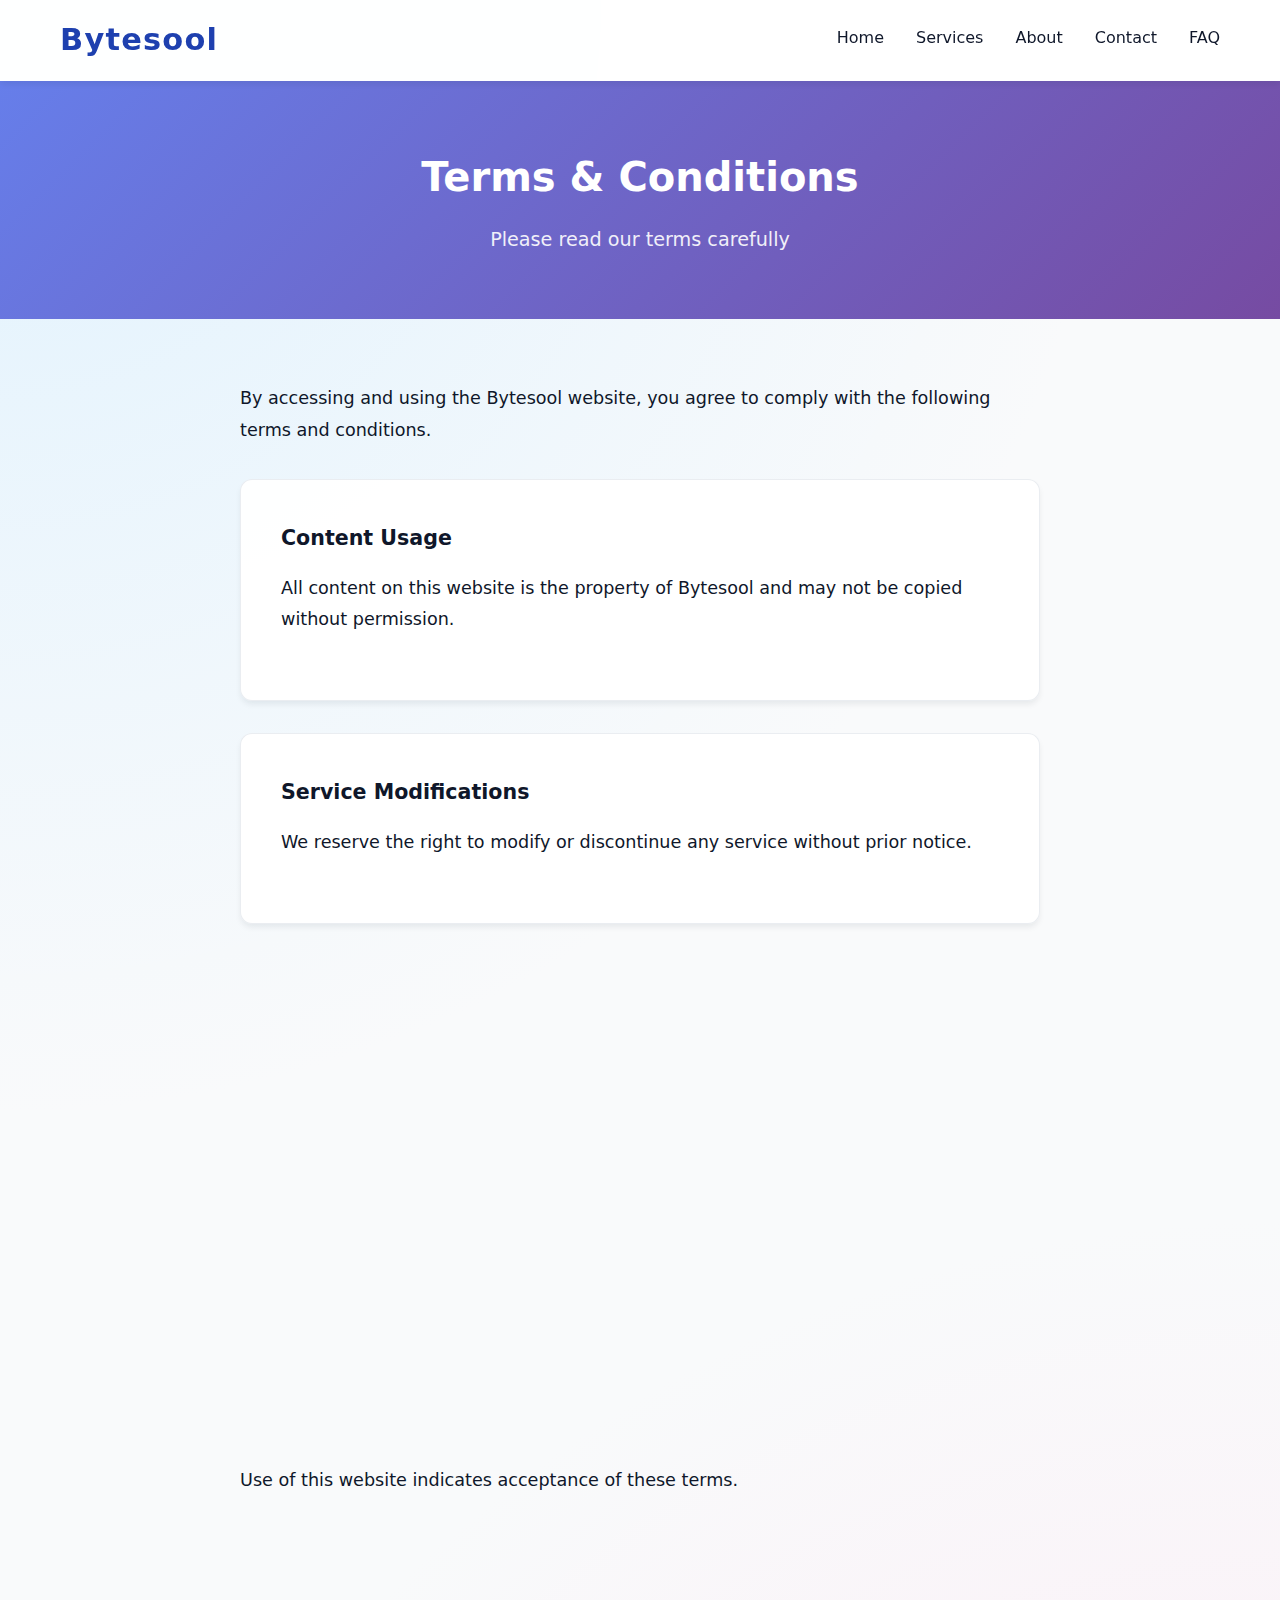
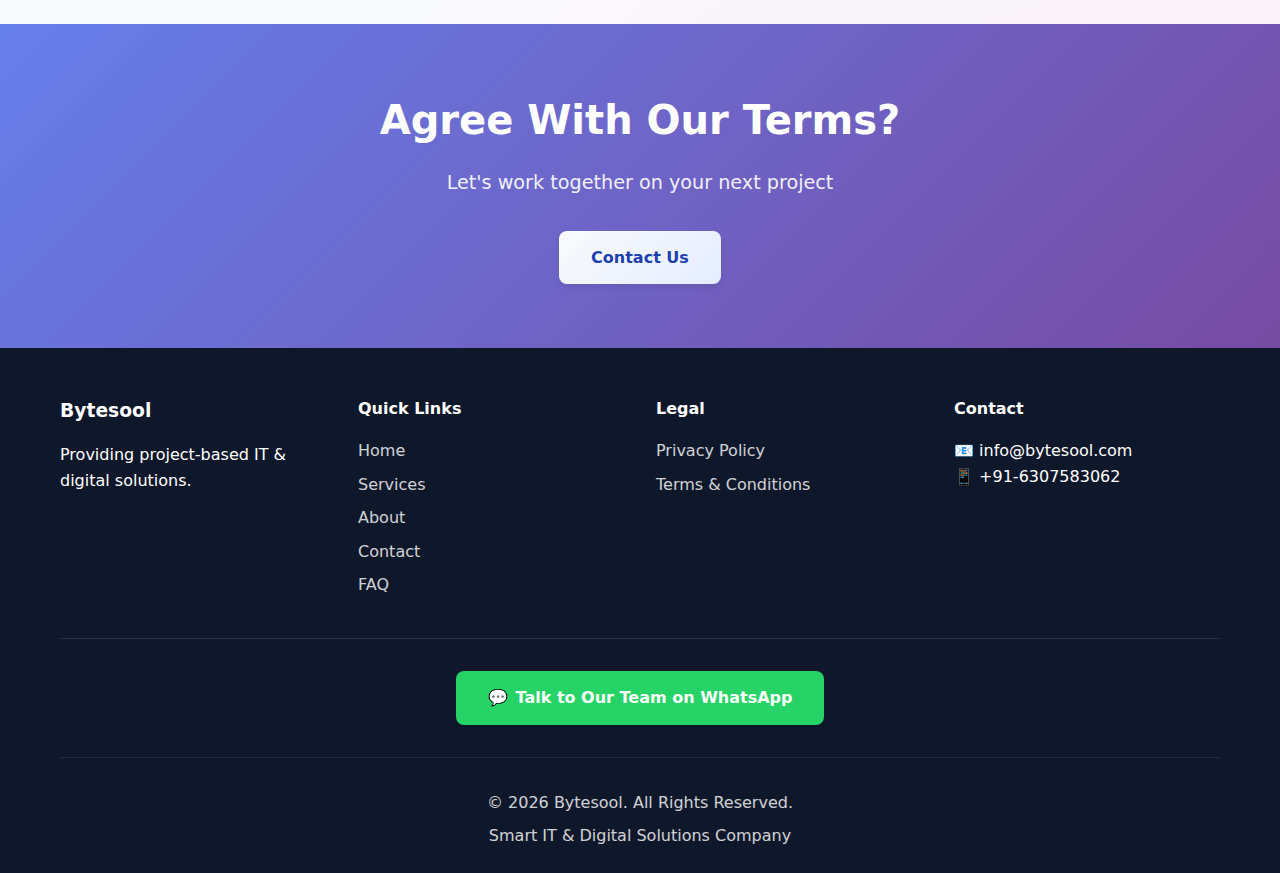
<file: terms.html>
<!DOCTYPE html>
<html lang="en">
<head>
    <meta charset="UTF-8">
    <meta name="viewport" content="width=device-width, initial-scale=1.0">
    <meta name="description" content="Bytesool is a Smart IT & Digital Solutions Company providing website development, mobile app development, digital marketing, branding, and IT consulting services to help businesses grow.">
    <meta name="keywords" content="IT company, digital solutions company, website development services, mobile app development, digital marketing agency, SEO services, branding company, IT consulting, Bytesool">
    <title>Terms & Conditions - Bytesool</title>
    <link rel="stylesheet" href="styles.css">
</head>
<body>
    <!-- Navigation -->
    <nav class="navbar">
        <div class="container">
            <div class="nav-wrapper">
                <div class="logo">
                    <h2>Bytesool</h2>
                </div>
                <ul class="nav-menu" id="navMenu">
                    <li><a href="index.html">Home</a></li>
                    <li><a href="services.html">Services</a></li>
                    <li><a href="about.html">About</a></li>
                    <li><a href="contact.html">Contact</a></li>
                    <li><a href="faq.html">FAQ</a></li>
                </ul>
                <div class="hamburger" id="hamburger">
                    <span></span>
                    <span></span>
                    <span></span>
                </div>
            </div>
        </div>
    </nav>

    <!-- Page Header -->
    <section class="page-header">
        <div class="container">
            <h1>Terms & Conditions</h1>
            <p>Please read our terms carefully</p>
        </div>
    </section>

    <!-- Terms & Conditions Content -->
    <section class="about-content">
        <div class="container">
            <div class="about-text">
                <p>By accessing and using the Bytesool website, you agree to comply with the following terms and conditions.</p>
                
                <div class="service-detail-card" style="margin-top: 2rem;">
                    <h3 style="margin-bottom: 1rem; color: var(--text-dark);">Content Usage</h3>
                    <p>All content on this website is the property of Bytesool and may not be copied without permission.</p>
                </div>
                
                <div class="service-detail-card">
                    <h3 style="margin-bottom: 1rem; color: var(--text-dark);">Service Modifications</h3>
                    <p>We reserve the right to modify or discontinue any service without prior notice.</p>
                </div>
                
                <div class="service-detail-card">
                    <h3 style="margin-bottom: 1rem; color: var(--text-dark);">Client Responsibilities</h3>
                    <p>Clients must provide accurate information for project execution. Payments must be made as per agreed terms.</p>
                </div>
                
                <div class="service-detail-card">
                    <h3 style="margin-bottom: 1rem; color: var(--text-dark);">Liability</h3>
                    <p>Bytesool is not responsible for losses caused by third-party services or hosting providers.</p>
                </div>
                
                <p style="margin-top: 2rem;">Use of this website indicates acceptance of these terms.</p>
            </div>
        </div>
    </section>

    <!-- CTA Section -->
    <section class="cta-section">
        <div class="container">
            <h2>Agree With Our Terms?</h2>
            <p>Let's work together on your next project</p>
            <a href="contact.html" class="btn btn-primary">Contact Us</a>
        </div>
    </section>

    <!-- Footer -->
    <footer class="footer">
        <div class="container">
            <div class="footer-content">
                <div class="footer-section">
                    <h3>Bytesool</h3>
                    <p>Providing project-based IT & digital solutions.</p>
                </div>
                <div class="footer-section">
                    <h4>Quick Links</h4>
                    <ul>
                        <li><a href="index.html">Home</a></li>
                        <li><a href="services.html">Services</a></li>
                        <li><a href="about.html">About</a></li>
                        <li><a href="contact.html">Contact</a></li>
                        <li><a href="faq.html">FAQ</a></li>
                    </ul>
                </div>
                <div class="footer-section">
                    <h4>Legal</h4>
                    <ul>
                        <li><a href="privacy.html">Privacy Policy</a></li>
                        <li><a href="terms.html">Terms & Conditions</a></li>
                    </ul>
                </div>
                <div class="footer-section">
                    <h4>Contact</h4>
                    <p>📧 info@bytesool.com</p>
                    <p>📱 +91-6307583062</p>
                </div>
            </div>
            <div class="footer-cta">
                <a href="https://wa.me/916307583062" class="btn btn-whatsapp" target="_blank">
                    <span>💬</span> Talk to Our Team on WhatsApp
                </a>
            </div>
            <div class="footer-bottom">
                <p>© 2026 Bytesool. All Rights Reserved.</p>
                <p>Smart IT & Digital Solutions Company</p>
            </div>
        </div>
    </footer>

    <script src="script.js"></script>
</body>
</html>
</file>
<file: styles.css>
/* Reset and Base Styles */
* {
    margin: 0;
    padding: 0;
    box-sizing: border-box;
}

:root {
    --primary-color: #2563eb;
    --primary-dark: #1e40af;
    --secondary-color: #10b981;
    --accent-color: #f97316;
    --text-dark: #0f172a;
    --text-light: #6b7280;
    --bg-light: #f9fafb;
    --white: #ffffff;
    --shadow: 0 4px 6px -1px rgba(15, 23, 42, 0.08);
    --shadow-lg: 0 20px 30px -10px rgba(15, 23, 42, 0.25);
    --transition: all 0.25s ease;
}

body {
    font-family: system-ui, -apple-system, BlinkMacSystemFont, 'Segoe UI', sans-serif;
    line-height: 1.6;
    color: var(--text-dark);
    background: radial-gradient(circle at top left, #e0f2fe 0, transparent 40%),
                radial-gradient(circle at bottom right, #fce7f3 0, transparent 45%),
                #f9fafb;
    min-height: 100vh;
    scroll-behavior: smooth;
}

.container {
    max-width: 1200px;
    margin: 0 auto;
    padding: 0 20px;
}

/* Navigation */
.navbar {
    backdrop-filter: blur(14px);
    background: rgba(255, 255, 255, 0.95);
    box-shadow: var(--shadow);
    position: sticky;
    top: 0;
    z-index: 1000;
    padding: 1rem 0;
}

.nav-wrapper {
    display: flex;
    justify-content: space-between;
    align-items: center;
}

.logo h2 {
    color: var(--primary-dark);
    font-size: 1.9rem;
    font-weight: 800;
    letter-spacing: 0.04em;
}

.nav-menu {
    display: flex;
    list-style: none;
    gap: 2rem;
    align-items: center;
}

.nav-menu a {
    text-decoration: none;
    color: var(--text-dark);
    font-weight: 500;
    transition: var(--transition);
    padding: 0.5rem 0;
}

.nav-menu a::after {
    content: "";
    display: block;
    height: 2px;
    width: 0;
    background: linear-gradient(90deg, var(--primary-color), var(--accent-color));
    transition: width 0.25s ease;
    margin-top: 4px;
}

.nav-menu a:hover,
.nav-menu a.active {
    color: var(--primary-color);
}

.nav-menu a:hover::after,
.nav-menu a.active::after {
    width: 100%;
}

.hamburger {
    display: none;
    flex-direction: column;
    cursor: pointer;
    gap: 4px;
}

.hamburger span {
    width: 25px;
    height: 3px;
    background: var(--text-dark);
    transition: var(--transition);
}

/* Hero Section */
.hero {
    position: relative;
    overflow: hidden;
    background: radial-gradient(circle at top left, rgba(255, 255, 255, 0.12), transparent 55%),
                linear-gradient(135deg, #1d4ed8 0%, #7c3aed 50%, #ec4899 100%);
    color: var(--white);
    padding: 6rem 0;
    text-align: center;
}

.hero::before {
    content: "";
    position: absolute;
    width: 500px;
    height: 500px;
    border-radius: 50%;
    background: radial-gradient(circle, rgba(255, 255, 255, 0.18), transparent 60%);
    top: -200px;
    right: -150px;
    filter: blur(2px);
    opacity: 0.9;
}

.hero-content {
    max-width: 800px;
    margin: 0 auto;
    position: relative;
    z-index: 1;
}

.hero-title {
    font-size: 3.1rem;
    font-weight: 700;
    margin-bottom: 1.5rem;
    line-height: 1.2;
}

.hero-subtitle {
    font-size: 1.4rem;
    margin-bottom: 1rem;
    opacity: 0.95;
}

.hero-intro {
    font-size: 1.1rem;
    margin-bottom: 2rem;
    opacity: 0.9;
    line-height: 1.8;
}

/* Buttons */
.btn {
    display: inline-block;
    padding: 0.875rem 2rem;
    border-radius: 8px;
    text-decoration: none;
    font-weight: 600;
    transition: var(--transition);
    border: none;
    cursor: pointer;
    font-size: 1rem;
    display: inline-flex;
    align-items: center;
    gap: 0.5rem;
}

.btn-primary {
    background: linear-gradient(135deg, #f9fafb, #e5edff);
    color: var(--primary-dark);
    box-shadow: var(--shadow);
}

.btn-primary:hover {
    transform: translateY(-2px) translateX(1px);
    box-shadow: var(--shadow-lg);
}

.btn-whatsapp {
    background: #25d366;
    color: var(--white);
}

.btn-whatsapp:hover {
    background: #20ba5a;
    transform: translateY(-2px) translateX(1px);
    box-shadow: var(--shadow-lg);
}

/* Services Section */
.services-section {
    padding: 5rem 0;
    background: linear-gradient(180deg, rgba(255, 255, 255, 0.7), rgba(249, 250, 251, 1));
}

.section-title {
    text-align: center;
    font-size: 2.4rem;
    margin-bottom: 3.2rem;
    color: var(--text-dark);
    position: relative;
}

.section-title::after {
    content: "";
    position: absolute;
    left: 50%;
    transform: translateX(-50%);
    bottom: -14px;
    width: 72px;
    height: 3px;
    border-radius: 999px;
    background: linear-gradient(90deg, var(--primary-color), var(--accent-color));
}

.services-grid {
    display: grid;
    grid-template-columns: repeat(auto-fit, minmax(250px, 1fr));
    gap: 2rem;
}

.service-card {
    background: rgba(255, 255, 255, 0.9);
    padding: 2rem;
    border-radius: 12px;
    box-shadow: var(--shadow);
    border: 1px solid rgba(148, 163, 184, 0.2);
    transition: var(--transition);
    text-align: center;
}

.service-card:hover {
    transform: translateY(-8px) scale(1.01);
    box-shadow: var(--shadow-lg);
    border-color: rgba(37, 99, 235, 0.4);
}

.service-icon {
    font-size: 3rem;
    margin-bottom: 1rem;
}

.service-card h3 {
    font-size: 1.5rem;
    margin-bottom: 1rem;
    color: var(--text-dark);
}

.service-card p {
    color: var(--text-light);
    line-height: 1.6;
}

/* Page Header */
.page-header {
    background: linear-gradient(135deg, #667eea 0%, #764ba2 100%);
    color: var(--white);
    padding: 4rem 0;
    text-align: center;
}

.page-header h1 {
    font-size: 2.5rem;
    margin-bottom: 1rem;
}

.page-header p {
    font-size: 1.2rem;
    opacity: 0.9;
}

/* Services Detail Page */
.services-detail {
    padding: 4rem 0;
}

.service-detail-card {
    background: rgba(255, 255, 255, 0.95);
    border-radius: 12px;
    padding: 2.5rem;
    margin-bottom: 2rem;
    box-shadow: var(--shadow);
    border: 1px solid rgba(148, 163, 184, 0.2);
}

.service-detail-header {
    display: flex;
    align-items: center;
    gap: 1.5rem;
    margin-bottom: 2rem;
    padding-bottom: 1.5rem;
    border-bottom: 2px solid var(--bg-light);
}

.service-icon-large {
    font-size: 4rem;
}

.service-detail-header h2 {
    font-size: 2rem;
    color: var(--text-dark);
}

.service-list {
    list-style: none;
    margin-bottom: 1.5rem;
}

.service-list li {
    padding: 0.75rem 0;
    padding-left: 1.5rem;
    position: relative;
    color: var(--text-dark);
    font-size: 1.1rem;
}

.service-list li::before {
    content: "•";
    position: absolute;
    left: 0;
    color: var(--primary-color);
    font-weight: bold;
    font-size: 1.5rem;
}

.service-features {
    display: flex;
    flex-wrap: wrap;
    gap: 1rem;
    margin-top: 1.5rem;
}

.feature-badge {
    background: #dbeafe;
    color: var(--primary-dark);
    padding: 0.5rem 1rem;
    border-radius: 20px;
    font-weight: 600;
    font-size: 0.9rem;
}

/* About Page */
.about-content {
    padding: 4rem 0;
}

.about-text {
    max-width: 800px;
    margin: 0 auto 4rem;
    font-size: 1.1rem;
    line-height: 1.8;
    color: var(--text-dark);
}

.about-text p {
    margin-bottom: 1.5rem;
}

.about-features {
    display: grid;
    grid-template-columns: repeat(auto-fit, minmax(250px, 1fr));
    gap: 2rem;
}

.feature-item {
    text-align: center;
    padding: 2rem;
    background: rgba(249, 250, 251, 0.9);
    border-radius: 12px;
    transition: var(--transition);
}

.feature-item:hover {
    transform: translateY(-8px);
    box-shadow: var(--shadow-lg);
}

.feature-icon {
    font-size: 3rem;
    margin-bottom: 1rem;
}

.feature-item h3 {
    font-size: 1.3rem;
    margin-bottom: 0.5rem;
    color: var(--text-dark);
}

.feature-item p {
    color: var(--text-light);
}

/* Contact Page */
.contact-section {
    padding: 4rem 0 5rem;
    background: radial-gradient(circle at top right, rgba(217, 249, 157, 0.35), transparent 55%);
}

.contact-wrapper {
    display: grid;
    grid-template-columns: 1fr 1.5fr;
    gap: 3rem;
}

.contact-info h2 {
    margin-bottom: 2rem;
    color: var(--text-dark);
}

.contact-item {
    display: flex;
    align-items: flex-start;
    gap: 1rem;
    margin-bottom: 2rem;
}

.contact-icon {
    font-size: 2rem;
}

.contact-item h4 {
    margin-bottom: 0.5rem;
    color: var(--text-dark);
}

.contact-item p {
    color: var(--text-light);
}

.contact-cta {
    margin-top: 2rem;
}

.contact-form-wrapper {
    background: rgba(249, 250, 251, 0.95);
    padding: 2.5rem;
    border-radius: 12px;
    box-shadow: var(--shadow);
    border: 1px solid rgba(148, 163, 184, 0.25);
}

.contact-form-wrapper h2 {
    margin-bottom: 1.5rem;
    color: var(--text-dark);
}

.form-group {
    margin-bottom: 1.5rem;
}

.form-group label {
    display: block;
    margin-bottom: 0.5rem;
    font-weight: 600;
    color: var(--text-dark);
}

.form-group input,
.form-group select,
.form-group textarea {
    width: 100%;
    padding: 0.875rem;
    border: 2px solid #e5e7eb;
    border-radius: 8px;
    font-size: 1rem;
    font-family: inherit;
    transition: var(--transition);
}

.form-group input:focus,
.form-group select:focus,
.form-group textarea:focus {
    outline: none;
    border-color: var(--primary-color);
}

.form-group textarea {
    resize: vertical;
}

.form-message {
    margin-top: 1rem;
    padding: 1rem;
    border-radius: 8px;
    display: none;
}

.form-message.success {
    background: #d1fae5;
    color: #065f46;
    display: block;
}

.form-message.error {
    background: #fee2e2;
    color: #991b1b;
    display: block;
}

/* CTA Section */
.cta-section {
    background: linear-gradient(135deg, #667eea 0%, #764ba2 100%);
    color: var(--white);
    padding: 4rem 0;
    text-align: center;
}

.cta-section h2 {
    font-size: 2.5rem;
    margin-bottom: 1rem;
}

.cta-section p {
    font-size: 1.2rem;
    margin-bottom: 2rem;
    opacity: 0.9;
}

/* Footer */
.footer {
    background: var(--text-dark);
    color: var(--white);
    padding: 3rem 0 1rem;
}

.footer-content {
    display: grid;
    grid-template-columns: repeat(auto-fit, minmax(200px, 1fr));
    gap: 2rem;
    margin-bottom: 2rem;
}

.footer-section h3,
.footer-section h4 {
    margin-bottom: 1rem;
}

.footer-section ul {
    list-style: none;
}

.footer-section ul li {
    margin-bottom: 0.5rem;
}

.footer-section a {
    color: var(--white);
    text-decoration: none;
    opacity: 0.8;
    transition: var(--transition);
}

.footer-section a:hover {
    opacity: 1;
    color: var(--secondary-color);
}

.footer-cta {
    text-align: center;
    margin: 2rem 0;
    padding-top: 2rem;
    border-top: 1px solid rgba(255, 255, 255, 0.1);
}

.footer-bottom {
    text-align: center;
    padding-top: 2rem;
    border-top: 1px solid rgba(255, 255, 255, 0.1);
    opacity: 0.8;
}

.footer-bottom p {
    margin-bottom: 0.5rem;
}

/* Responsive Design */
@media (max-width: 768px) {
    .hamburger {
        display: flex;
    }

    .nav-menu {
        position: fixed;
        left: -100%;
        top: 70px;
        flex-direction: column;
        background: var(--white);
        width: 100%;
        text-align: center;
        transition: 0.3s;
        box-shadow: var(--shadow-lg);
        padding: 2rem 0;
        gap: 0;
    }

    .nav-menu.active {
        left: 0;
    }

    .nav-menu li {
        width: 100%;
        padding: 1rem 0;
    }

    .nav-menu a {
        display: block;
        width: 100%;
    }

    .hero-title {
        font-size: 2rem;
    }

    .hero-subtitle {
        font-size: 1.2rem;
    }

    .hero-intro {
        font-size: 1rem;
    }

    .section-title {
        font-size: 2rem;
    }

    .contact-wrapper {
        grid-template-columns: 1fr;
    }

    .service-detail-header {
        flex-direction: column;
        text-align: center;
    }

    .services-grid {
        grid-template-columns: 1fr;
    }

    .about-features {
        grid-template-columns: 1fr;
    }
}

@media (max-width: 480px) {
    .hero {
        padding: 4rem 0;
    }

    .hero-title {
        font-size: 1.75rem;
    }

    .page-header h1 {
        font-size: 2rem;
    }

    .service-detail-card {
        padding: 1.5rem;
    }

    .contact-form-wrapper {
        padding: 1.5rem;
    }
}
</file>
